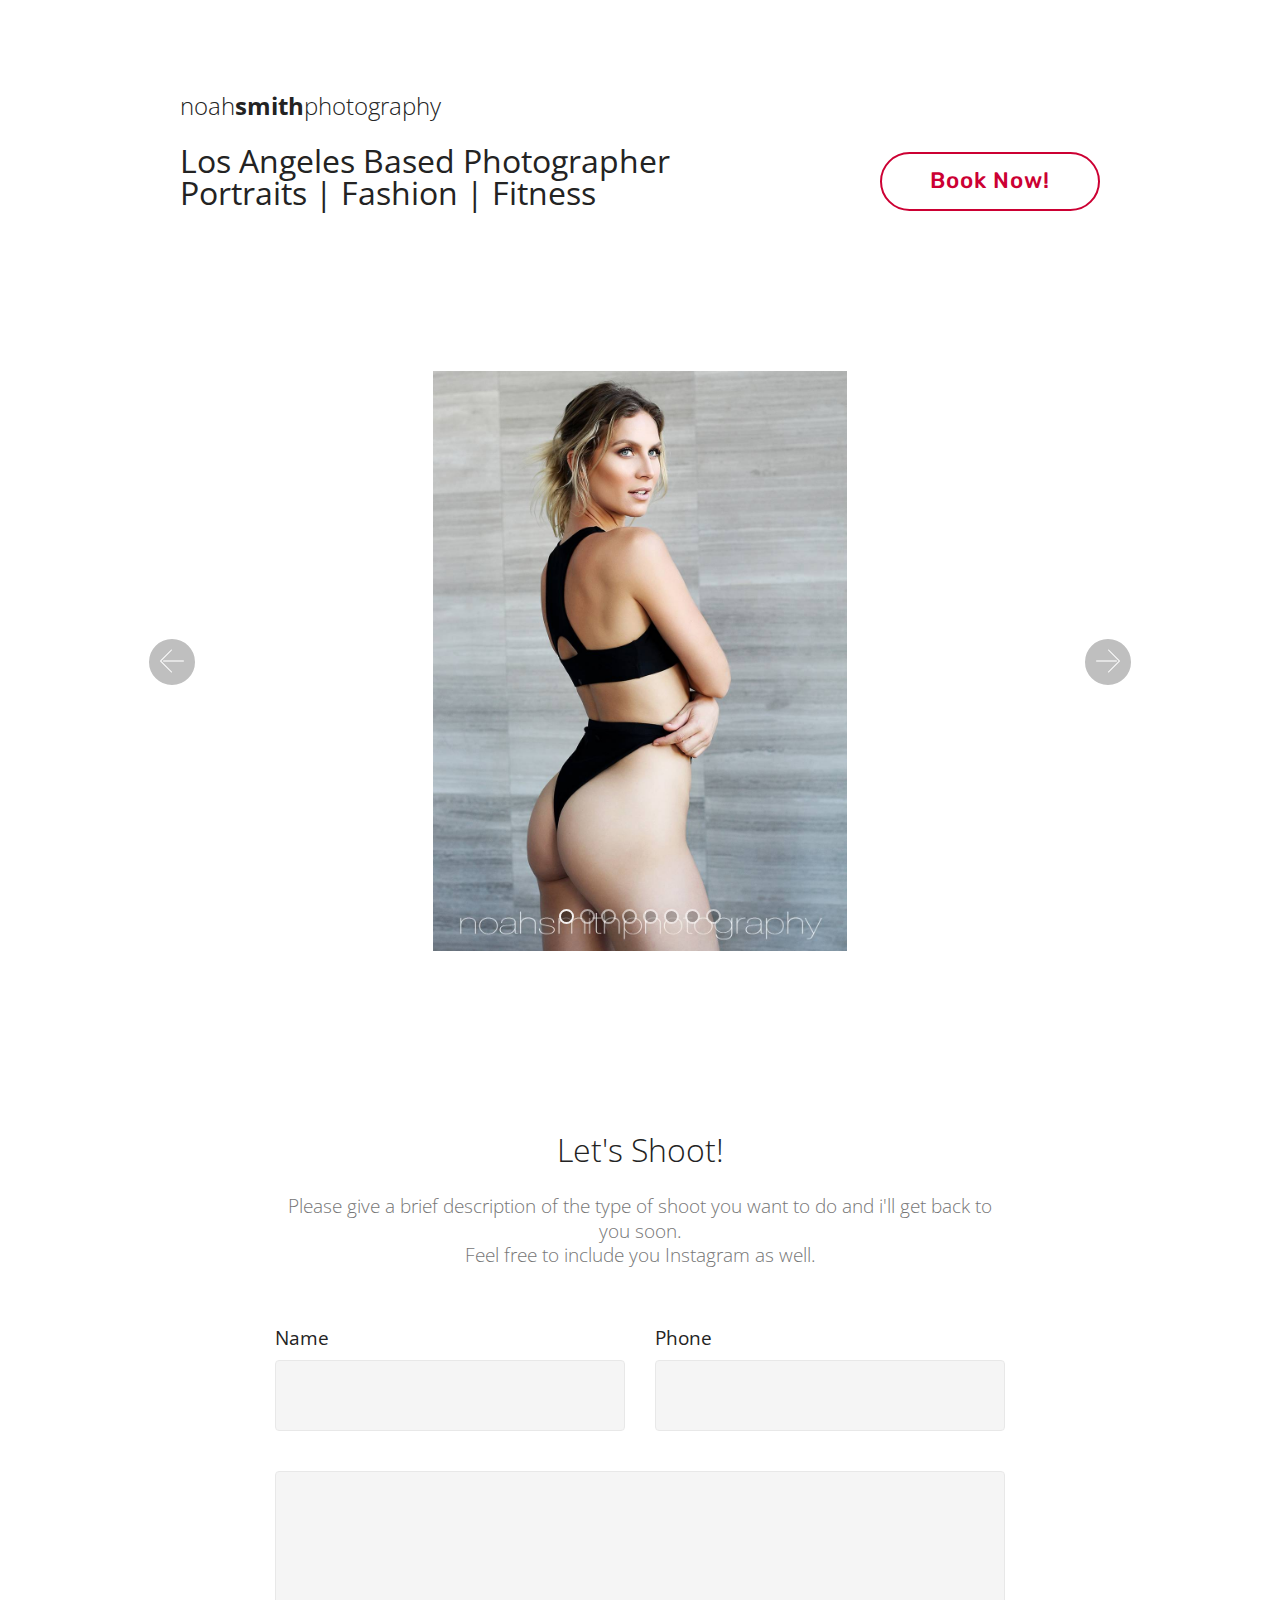
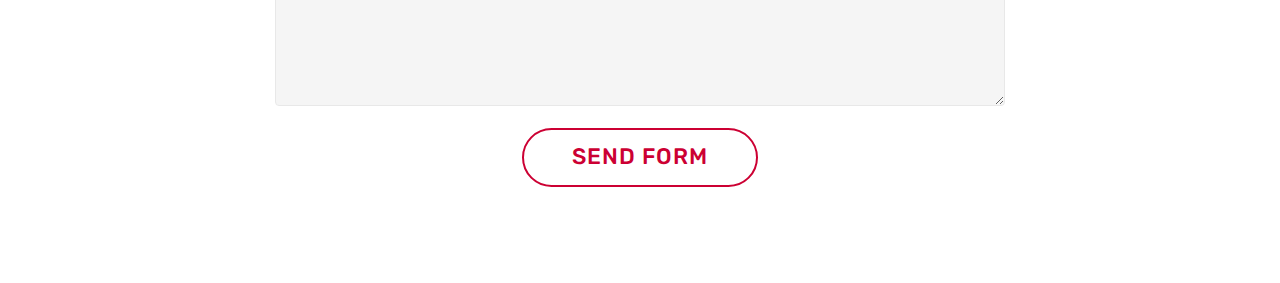
<file: index.html>
<!DOCTYPE html>
<html >
<head>
  <!-- Site made with Mobirise Website Builder v4.5.4, https://mobirise.com -->
  <meta charset="UTF-8">
  <meta http-equiv="X-UA-Compatible" content="IE=edge">
  <meta name="generator" content="Mobirise v4.5.4, mobirise.com">
  <meta name="viewport" content="width=device-width, initial-scale=1, minimum-scale=1">
  <link rel="shortcut icon" href="assets/images/logo4.png" type="image/x-icon">
  <meta name="description" content="">
  <title>Home</title>
  <link rel="stylesheet" href="assets/web/assets/mobirise-icons/mobirise-icons.css">
  <link rel="stylesheet" href="assets/tether/tether.min.css">
  <link rel="stylesheet" href="assets/bootstrap/css/bootstrap.min.css">
  <link rel="stylesheet" href="assets/bootstrap/css/bootstrap-grid.min.css">
  <link rel="stylesheet" href="assets/bootstrap/css/bootstrap-reboot.min.css">
  <link rel="stylesheet" href="assets/theme/css/style.css">
  <link rel="stylesheet" href="assets/mobirise/css/mbr-additional.css" type="text/css">
  
  
  
</head>
<body>
<section class="mbr-section info1 cid-qGFd9XvkRf" id="info1-w">

    

    
    <div class="container">
        <div class="row justify-content-center content-row">
            <div class="media-container-column title col-12 col-lg-7 col-md-6">
                <h3 class="mbr-section-subtitle align-left mbr-light pb-3 mbr-fonts-style display-5">
                    noah<strong>smith</strong>photography</h3>
                <h2 class="align-left mbr-bold mbr-fonts-style display-2"><span style="font-weight: normal;">
                    Los Angeles Based Photographer</span><br><span style="font-weight: normal;">Portraits | Fashion | Fitness<br></span><br><span style="font-weight: normal;"><br></span></h2>
            </div>
            <div class="media-container-column col-12 col-lg-3 col-md-4">
                <div class="mbr-section-btn align-right py-4"><a class="btn btn-secondary-outline display-4" href="index.html#form1-t">Book Now!</a></div>
            </div>
        </div>
    </div>
</section>

<section class="engine"><a href="https://mobirise.co/j">how to design your own website</a></section><section class="carousel slide cid-qGF6zY9lZR" data-interval="false" id="slider2-s">

    
    <div class="container content-slider">
        <div class="content-slider-wrap">
            <div><div class="mbr-slider slide carousel" data-pause="true" data-keyboard="false" data-ride="false" data-interval="false"><ol class="carousel-indicators"><li data-app-prevent-settings="" data-target="#slider2-s" class=" active" data-slide-to="0"></li><li data-app-prevent-settings="" data-target="#slider2-s" data-slide-to="1"></li><li data-app-prevent-settings="" data-target="#slider2-s" data-slide-to="2"></li><li data-app-prevent-settings="" data-target="#slider2-s" data-slide-to="3"></li><li data-app-prevent-settings="" data-target="#slider2-s" data-slide-to="4"></li><li data-app-prevent-settings="" data-target="#slider2-s" data-slide-to="5"></li><li data-app-prevent-settings="" data-target="#slider2-s" data-slide-to="6"></li><li data-app-prevent-settings="" data-target="#slider2-s" data-slide-to="7"></li></ol><div class="carousel-inner" role="listbox"><div class="carousel-item slider-fullscreen-image active" data-bg-video-slide="false" style="background-image: url(assets/images/noahsmith1-1000x1400.jpg);"><div class="container container-slide"><div class="image_wrapper"><img src="assets/images/noahsmith1-1000x1400.jpg"><div class="carousel-caption justify-content-center"><div class="col-10 align-center"></div></div></div></div></div><div class="carousel-item slider-fullscreen-image" data-bg-video-slide="false" style="background-image: url(assets/images/noahsmith2-1000x1400.jpg);"><div class="container container-slide"><div class="image_wrapper"><img src="assets/images/noahsmith2-1000x1400.jpg"><div class="carousel-caption justify-content-center"><div class="col-10 align-center"></div></div></div></div></div><div class="carousel-item slider-fullscreen-image" data-bg-video-slide="false" style="background-image: url(assets/images/noahsmith3-1000x1500.jpg);"><div class="container container-slide"><div class="image_wrapper"><img src="assets/images/noahsmith3-1000x1500.jpg"><div class="carousel-caption justify-content-center"><div class="col-10 align-center"></div></div></div></div></div><div class="carousel-item slider-fullscreen-image" data-bg-video-slide="false" style="background-image: url(assets/images/noahsmith4-1000x1400.jpg);"><div class="container container-slide"><div class="image_wrapper"><img src="assets/images/noahsmith4-1000x1400.jpg"><div class="carousel-caption justify-content-center"><div class="col-10 align-center"></div></div></div></div></div><div class="carousel-item slider-fullscreen-image" data-bg-video-slide="false" style="background-image: url(assets/images/img-500-2000x3000.jpg);"><div class="container container-slide"><div class="image_wrapper"><img src="assets/images/img-500-2000x3000.jpg"><div class="carousel-caption justify-content-center"><div class="col-10 align-center"></div></div></div></div></div><div class="carousel-item slider-fullscreen-image" data-bg-video-slide="false" style="background-image: url(assets/images/noahsmith5-1000x1400.jpg);"><div class="container container-slide"><div class="image_wrapper"><img src="assets/images/noahsmith5-1000x1400.jpg"><div class="carousel-caption justify-content-center"><div class="col-10 align-center"></div></div></div></div></div><div class="carousel-item slider-fullscreen-image" data-bg-video-slide="false" style="background-image: url(assets/images/pool-2000x3000.jpg);"><div class="container container-slide"><div class="image_wrapper"><img src="assets/images/pool-2000x3000.jpg"><div class="carousel-caption justify-content-center"><div class="col-10 align-center"></div></div></div></div></div><div class="carousel-item slider-fullscreen-image" data-bg-video-slide="false" style="background-image: url(assets/images/img-2255-2000x3000.jpg);"><div class="container container-slide"><div class="image_wrapper"><img src="assets/images/img-2255-2000x3000.jpg"><div class="carousel-caption justify-content-center"><div class="col-10 align-center"></div></div></div></div></div></div><a data-app-prevent-settings="" class="carousel-control carousel-control-prev" role="button" data-slide="prev" href="#slider2-s"><span aria-hidden="true" class="mbri-left mbr-iconfont"></span><span class="sr-only">Previous</span></a><a data-app-prevent-settings="" class="carousel-control carousel-control-next" role="button" data-slide="next" href="#slider2-s"><span aria-hidden="true" class="mbri-right mbr-iconfont"></span><span class="sr-only">Next</span></a></div></div> 
        </div>
    </div>
</section>

<section class="mbr-section form1 cid-qGF7QLW313" id="form1-t">

    

    
    <div class="container">
        <div class="row justify-content-center">
            <div class="title col-12 col-lg-8">
                <h2 class="mbr-section-title align-center pb-3 mbr-fonts-style display-2">
                    Let's Shoot!<br></h2>
                <h3 class="mbr-section-subtitle align-center mbr-light pb-3 mbr-fonts-style display-7">
                    Please give a brief description of the type of shoot you want to do and i'll get back to you soon.<br>Feel free to include you Instagram as well.</h3>
            </div>
        </div>
    </div>
    <div class="container">
        <div class="row justify-content-center">
            <div class="media-container-column col-lg-8" data-form-type="formoid">
                    <div data-form-alert="" hidden="">Thanks!
 I'll  be in contact soon!</div>
            
                    <form class="mbr-form" action="https://mobirise.com/" method="post" data-form-title="Mobirise Form"><input type="hidden" data-form-email="true" value="jNv8qev29lVFJcqPfUZWFRnZEBo7axYm8UgbmcUD2Ub93UGkN8KAD2xxXPEUPJ/abeRM/gBLICnq4lLwMXzKzeiBjfv6+jmV6xxgQeo6X6GVZdSuDqG4A498ApFjDkw4">
                        <div class="row row-sm-offset">
                            <div class="col-md-4 multi-horizontal" data-for="name">
                                <div class="form-group">
                                    <label class="form-control-label mbr-fonts-style display-7" for="name-form1-t">Name</label>
                                    <input type="text" class="form-control" name="name" data-form-field="Name" required="" id="name-form1-t">
                                </div>
                            </div>
                            
                            <div class="col-md-4 multi-horizontal" data-for="phone">
                                <div class="form-group">
                                    <label class="form-control-label mbr-fonts-style display-7" for="phone-form1-t">Phone</label>
                                    <input type="tel" class="form-control" name="phone" data-form-field="Phone" id="phone-form1-t">
                                </div>
                            </div>
                        </div>
                        <div class="form-group" data-for="message">
                            <label class="form-control-label mbr-fonts-style display-7" for="message-form1-t"></label>
                            <textarea type="text" class="form-control" name="message" rows="7" data-form-field="Message" id="message-form1-t"></textarea>
                        </div>
            
                        <span class="input-group-btn"><button href="" type="submit" class="btn btn-form btn-secondary-outline display-4">SEND FORM</button></span>
                    </form>
            </div>
        </div>
    </div>
</section>


  <script src="assets/web/assets/jquery/jquery.min.js"></script>
  <script src="assets/popper/popper.min.js"></script>
  <script src="assets/tether/tether.min.js"></script>
  <script src="assets/bootstrap/js/bootstrap.min.js"></script>
  <script src="assets/smoothscroll/smooth-scroll.js"></script>
  <script src="assets/vimeoplayer/jquery.mb.vimeo_player.js"></script>
  <script src="assets/bootstrapcarouselswipe/bootstrap-carousel-swipe.js"></script>
  <script src="assets/ytplayer/jquery.mb.ytplayer.min.js"></script>
  <script src="assets/theme/js/script.js"></script>
  <script src="assets/slidervideo/script.js"></script>
  <script src="assets/formoid/formoid.min.js"></script>
  
  
</body>
</html>
</file>
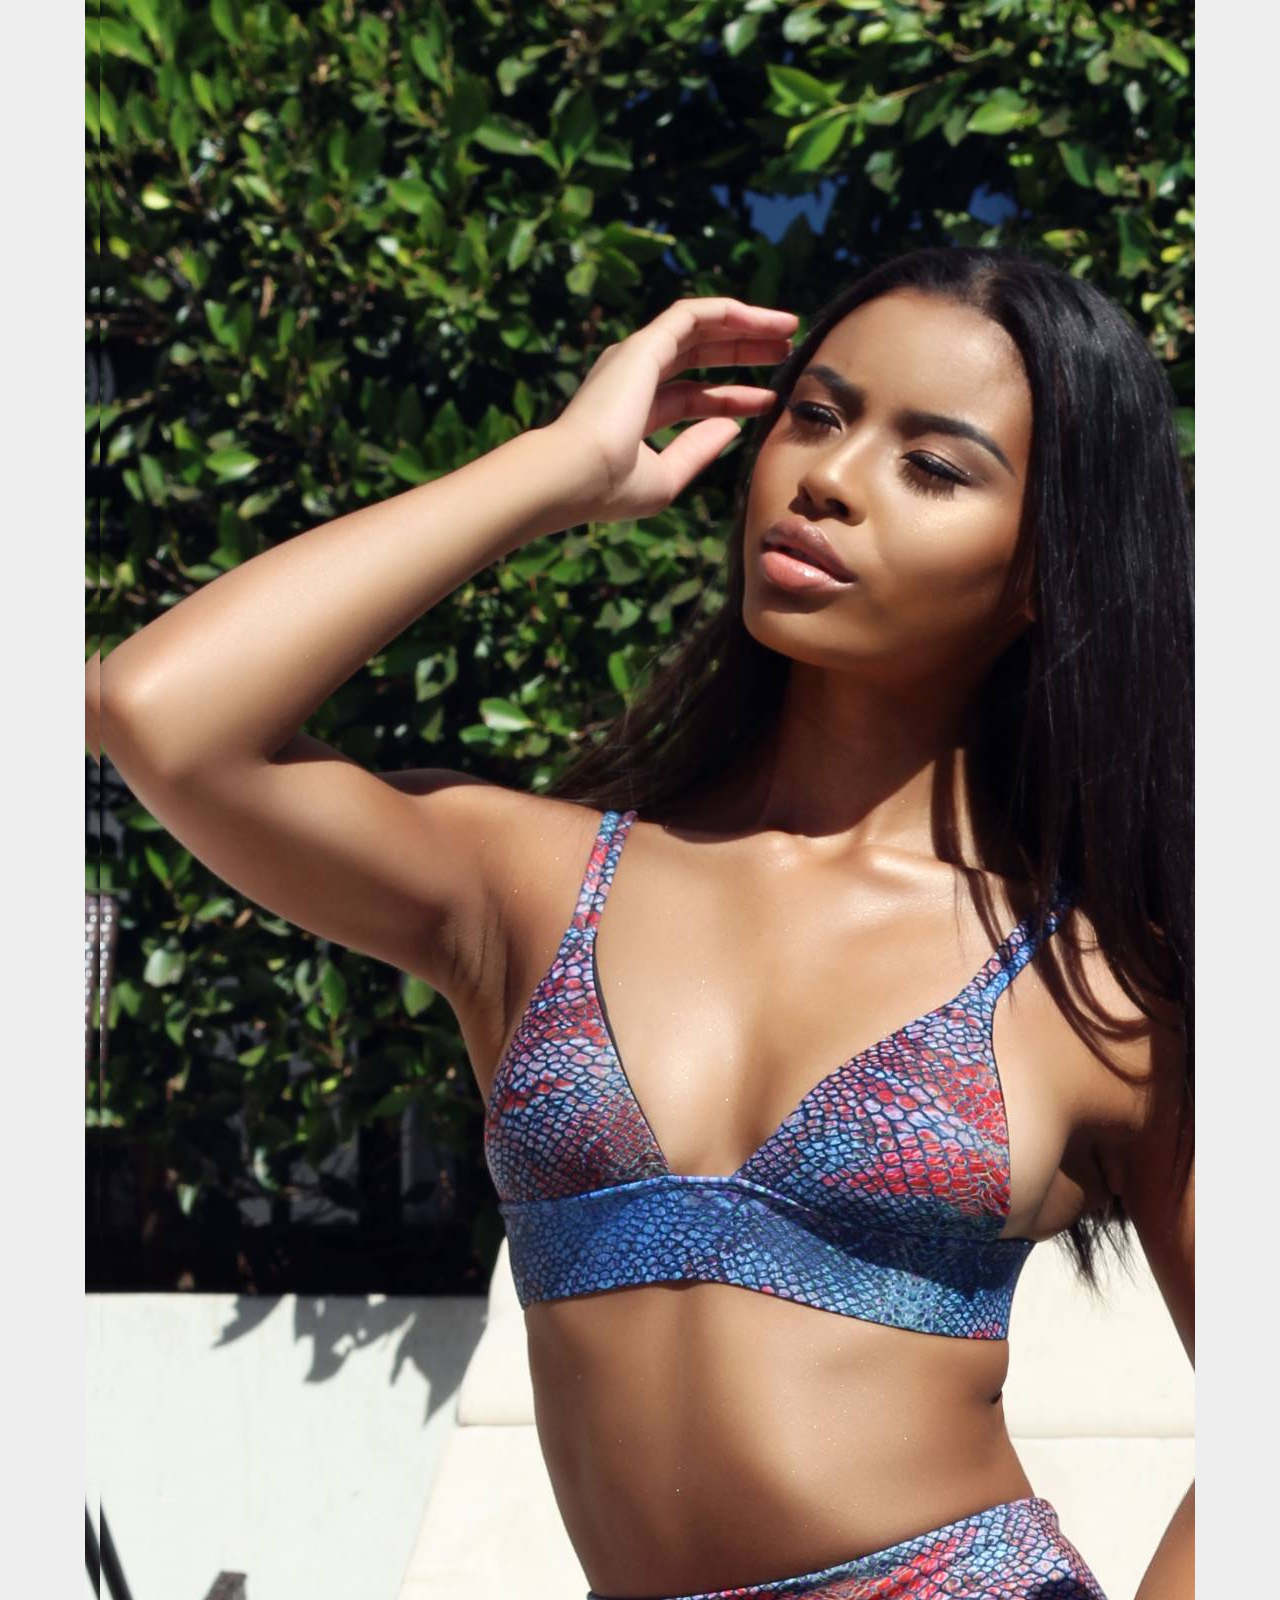
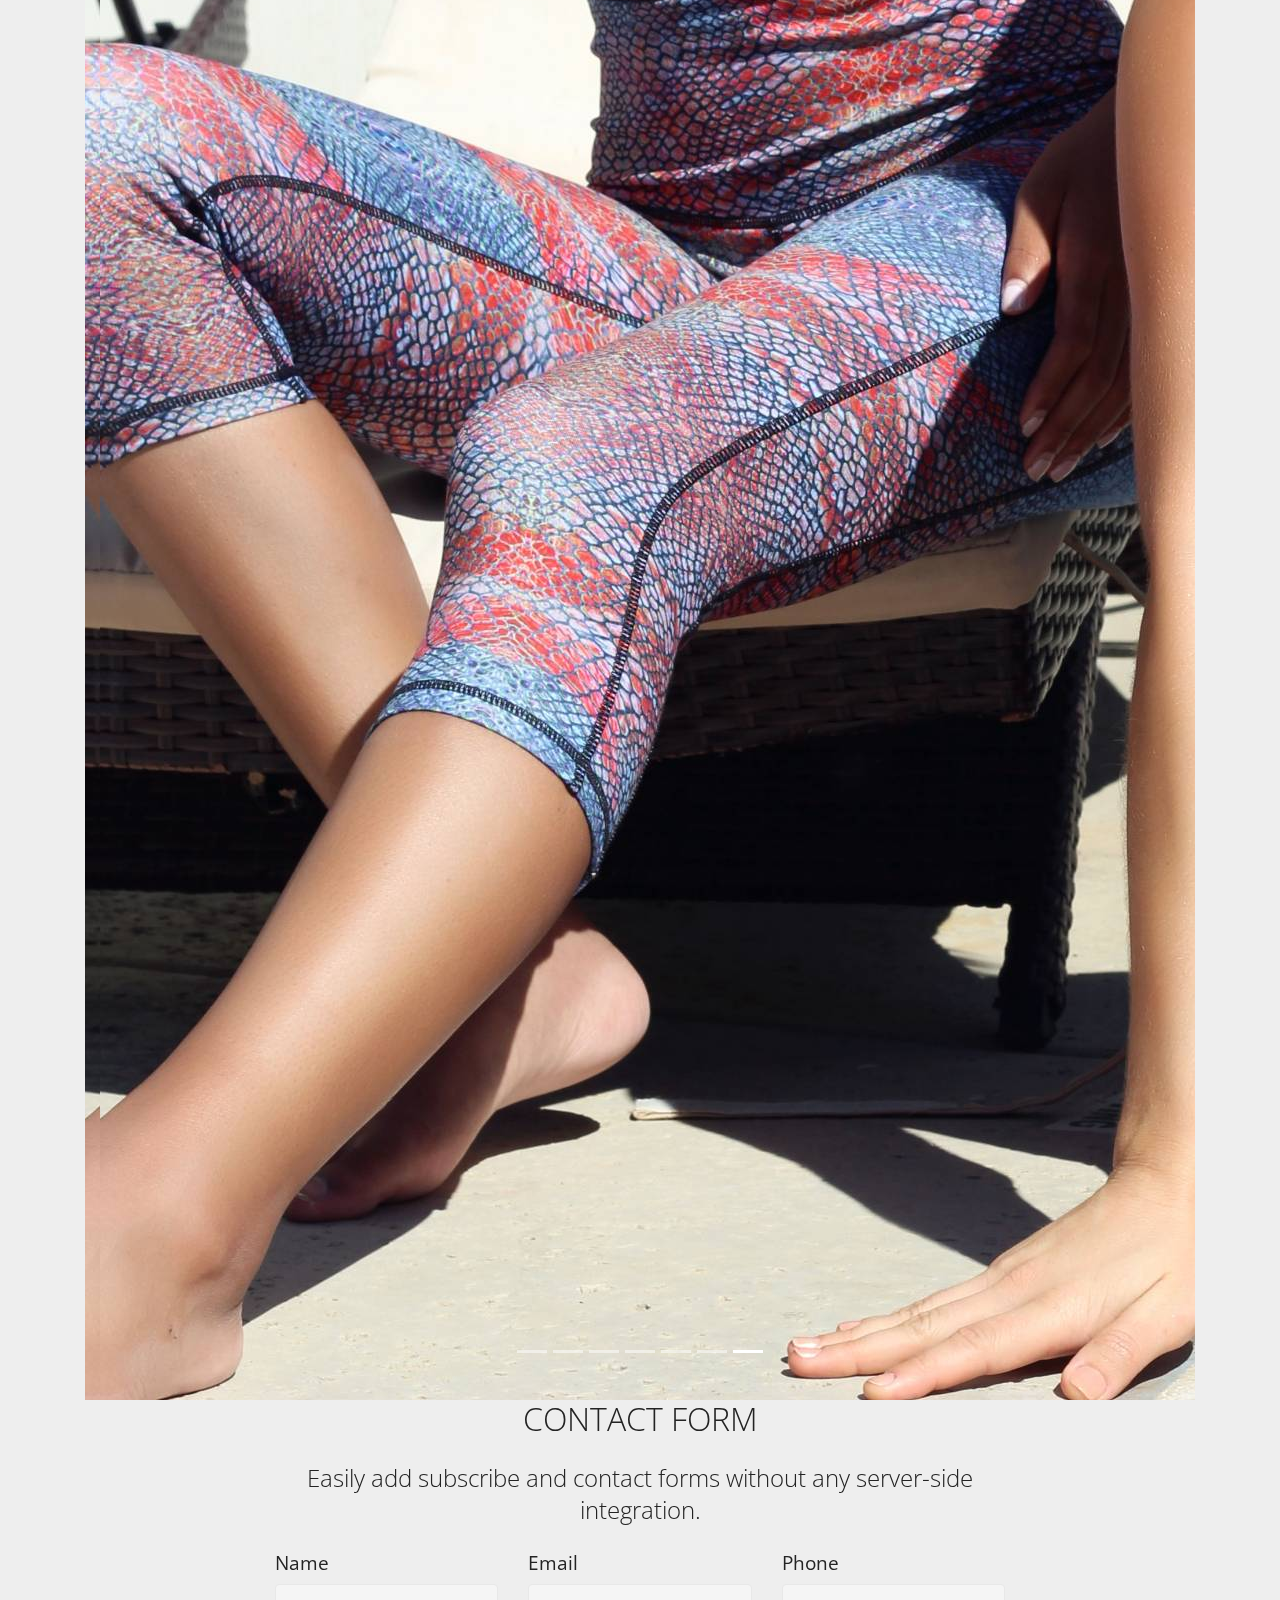
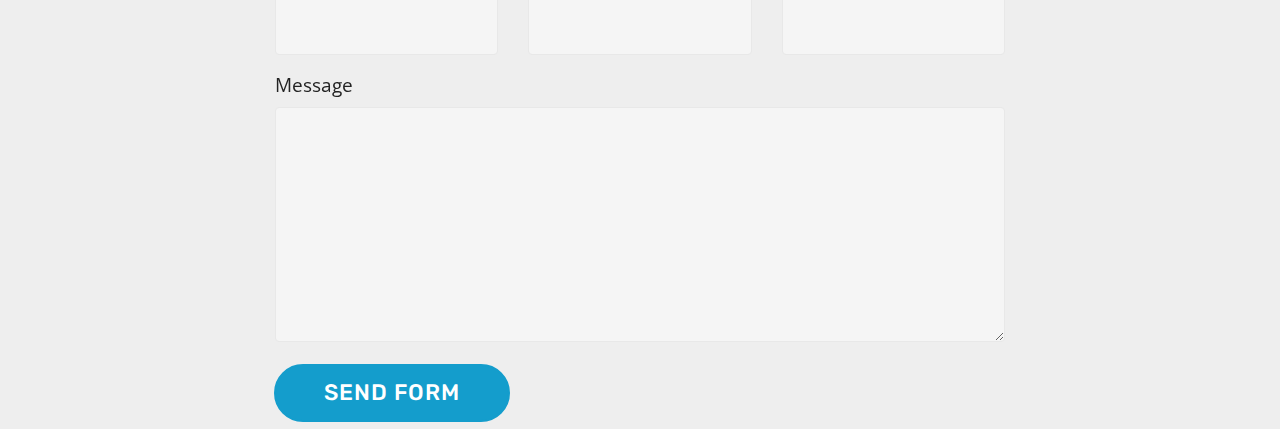
<file: page1index.html>
<!DOCTYPE html>
<html >
<head>
  <!-- Site made with Mobirise Website Builder v4.5.4, https://mobirise.com -->
  <meta charset="UTF-8">
  <meta http-equiv="X-UA-Compatible" content="IE=edge">
  <meta name="generator" content="Mobirise v4.5.4, mobirise.com">
  <meta name="viewport" content="width=device-width, initial-scale=1, minimum-scale=1">
  <link rel="shortcut icon" href="assets/images/logo4.png" type="image/x-icon">
  <meta name="description" content="Web Site Generator Description">
  <title>Gallery</title>
  <link rel="stylesheet" href="assets/web/assets/mobirise-icons/mobirise-icons.css">
  <link rel="stylesheet" href="assets/tether/tether.min.css">
  <link rel="stylesheet" href="assets/bootstrap/css/bootstrap.min.css">
  <link rel="stylesheet" href="assets/bootstrap/css/bootstrap-grid.min.css">
  <link rel="stylesheet" href="assets/bootstrap/css/bootstrap-reboot.min.css">
  <link rel="stylesheet" href="assets/theme/css/style.css">
  <link rel="stylesheet" href="assets/mobirise/css/mbr-additional.css" type="text/css">
  
  
  
</head>
<body>
<section class="carousel slide cid-qGEMLTP8JS" data-interval="false" id="slider2-l">

    
    <div class="container content-slider">
        <div class="content-slider-wrap">
            <div><div class="mbr-slider slide carousel" data-pause="true" data-keyboard="false" data-ride="false" data-interval="false"><ol class="carousel-indicators"><li data-app-prevent-settings="" data-target="#slider2-l" data-slide-to="0"></li><li data-app-prevent-settings="" data-target="#slider2-l" data-slide-to="1"></li><li data-app-prevent-settings="" data-target="#slider2-l" data-slide-to="2"></li><li data-app-prevent-settings="" data-target="#slider2-l" data-slide-to="3"></li><li data-app-prevent-settings="" data-target="#slider2-l" data-slide-to="4"></li><li data-app-prevent-settings="" data-target="#slider2-l" data-slide-to="5"></li><li data-app-prevent-settings="" data-target="#slider2-l" class=" active" data-slide-to="6"></li></ol><div class="carousel-inner" role="listbox"><div class="carousel-item slider-fullscreen-image" data-bg-video-slide="false" style="background-image: url(assets/images/noahsmith1-1000x1400.jpg);"><div class="container container-slide"><div class="image_wrapper"><img src="assets/images/noahsmith1-1000x1400.jpg"><div class="carousel-caption justify-content-center"><div class="col-10 align-center"></div></div></div></div></div><div class="carousel-item slider-fullscreen-image" data-bg-video-slide="false" style="background-image: url(assets/images/noahsmith3-1000x1500.jpg);"><div class="container container-slide"><div class="image_wrapper"><img src="assets/images/noahsmith3-1000x1500.jpg"><div class="carousel-caption justify-content-center"><div class="col-10 align-center"></div></div></div></div></div><div class="carousel-item slider-fullscreen-image" data-bg-video-slide="false" style="background-image: url(assets/images/noahsmith4-1000x1400.jpg);"><div class="container container-slide"><div class="image_wrapper"><img src="assets/images/noahsmith4-1000x1400.jpg"><div class="carousel-caption justify-content-center"><div class="col-10 align-center"></div></div></div></div></div><div class="carousel-item slider-fullscreen-image" data-bg-video-slide="false" style="background-image: url(assets/images/noahsmith2-1000x1400.jpg);"><div class="container container-slide"><div class="image_wrapper"><img src="assets/images/noahsmith2-1000x1400.jpg"><div class="carousel-caption justify-content-center"><div class="col-10 align-center"></div></div></div></div></div><div class="carousel-item slider-fullscreen-image" data-bg-video-slide="false" style="background-image: url(assets/images/noahsmith5-1000x1400.jpg);"><div class="container container-slide"><div class="image_wrapper"><img src="assets/images/noahsmith5-1000x1400.jpg"><div class="carousel-caption justify-content-center"><div class="col-10 align-center"></div></div></div></div></div><div class="carousel-item slider-fullscreen-image" data-bg-video-slide="false" style="background-image: url(assets/images/sunsweat7-2000x3000.jpg);"><div class="container container-slide"><div class="image_wrapper"><img src="assets/images/sunsweat7-2000x3000.jpg"><div class="carousel-caption justify-content-center"><div class="col-10 align-center"></div></div></div></div></div><div class="carousel-item slider-fullscreen-image active" data-bg-video-slide="false" style="background-image: url(assets/images/img-500-2000x3000.jpg);"><div class="container container-slide"><div class="image_wrapper"><img src="assets/images/img-500-2000x3000.jpg"><div class="carousel-caption justify-content-center"><div class="col-10 align-center"></div></div></div></div></div></div><a data-app-prevent-settings="" class="carousel-control carousel-control-prev" role="button" data-slide="prev" href="#slider2-l"><span aria-hidden="true" class="mbri-left mbr-iconfont"></span><span class="sr-only">Previous</span></a><a data-app-prevent-settings="" class="carousel-control carousel-control-next" role="button" data-slide="next" href="#slider2-l"><span aria-hidden="true" class="mbri-right mbr-iconfont"></span><span class="sr-only">Next</span></a></div></div> 
        </div>
    </div>
</section>

<section class="engine"><a href="https://mobirise.co/g">how to create your own website for free</a></section><section class="mbr-section form1 cid-qGEZIqAbq8" id="form1-n">

    

    
    <div class="container">
        <div class="row justify-content-center">
            <div class="title col-12 col-lg-8">
                <h2 class="mbr-section-title align-center pb-3 mbr-fonts-style display-2">
                    CONTACT FORM
                </h2>
                <h3 class="mbr-section-subtitle align-center mbr-light pb-3 mbr-fonts-style display-5">
                    Easily add subscribe and contact forms without any server-side integration.
                </h3>
            </div>
        </div>
    </div>
    <div class="container">
        <div class="row justify-content-center">
            <div class="media-container-column col-lg-8" data-form-type="formoid">
                    
            
                    <form class="mbr-form" action="https://mobirise.com/" method="post">
                        <div class="row row-sm-offset">
                            <div class="col-md-4 multi-horizontal" data-for="name">
                                <div class="form-group">
                                    <label class="form-control-label mbr-fonts-style display-7" for="name-form1-n">Name</label>
                                    <input type="text" class="form-control" name="name" data-form-field="Name" required="" id="name-form1-n">
                                </div>
                            </div>
                            <div class="col-md-4 multi-horizontal" data-for="email">
                                <div class="form-group">
                                    <label class="form-control-label mbr-fonts-style display-7" for="email-form1-n">Email</label>
                                    <input type="email" class="form-control" name="email" data-form-field="Email" required="" id="email-form1-n">
                                </div>
                            </div>
                            <div class="col-md-4 multi-horizontal" data-for="phone">
                                <div class="form-group">
                                    <label class="form-control-label mbr-fonts-style display-7" for="phone-form1-n">Phone</label>
                                    <input type="tel" class="form-control" name="phone" data-form-field="Phone" id="phone-form1-n">
                                </div>
                            </div>
                        </div>
                        <div class="form-group" data-for="message">
                            <label class="form-control-label mbr-fonts-style display-7" for="message-form1-n">Message</label>
                            <textarea type="text" class="form-control" name="message" rows="7" data-form-field="Message" id="message-form1-n"></textarea>
                        </div>
            
                        <span class="input-group-btn">
                            <button href="" type="submit" class="btn btn-primary btn-form display-4">SEND FORM</button>
                        </span>
                    </form>
            </div>
        </div>
    </div>
</section>


  <script src="assets/web/assets/jquery/jquery.min.js"></script>
  <script src="assets/popper/popper.min.js"></script>
  <script src="assets/tether/tether.min.js"></script>
  <script src="assets/bootstrap/js/bootstrap.min.js"></script>
  <script src="assets/ytplayer/jquery.mb.ytplayer.min.js"></script>
  <script src="assets/vimeoplayer/jquery.mb.vimeo_player.js"></script>
  <script src="assets/bootstrapcarouselswipe/bootstrap-carousel-swipe.js"></script>
  <script src="assets/smoothscroll/smooth-scroll.js"></script>
  <script src="assets/theme/js/script.js"></script>
  <script src="assets/slidervideo/script.js"></script>
  
  
</body>
</html>
</file>
<file: assets/web/assets/mobirise-icons/mobirise-icons.css>
@font-face {
  font-family: 'MobiriseIcons';
  src:  url('mobirise-icons.eot?spat4u');
  src:  url('mobirise-icons.eot?spat4u#iefix') format('embedded-opentype'),
    url('mobirise-icons.ttf?spat4u') format('truetype'),
    url('mobirise-icons.woff?spat4u') format('woff'),
    url('mobirise-icons.svg?spat4u#MobiriseIcons') format('svg');
  font-weight: normal;
  font-style: normal;
}

[class^="mbri-"], [class*=" mbri-"] {
  /* use !important to prevent issues with browser extensions that change fonts */
  font-family: MobiriseIcons !important;
  speak: none;
  font-style: normal;
  font-weight: normal;
  font-variant: normal;
  text-transform: none;
  line-height: 1;

  /* Better Font Rendering =========== */
  -webkit-font-smoothing: antialiased;
  -moz-osx-font-smoothing: grayscale;
}

.mbri-add-submenu:before {
  content: "\e900";
}
.mbri-alert:before {
  content: "\e901";
}
.mbri-align-center:before {
  content: "\e902";
}
.mbri-align-justify:before {
  content: "\e903";
}
.mbri-align-left:before {
  content: "\e904";
}
.mbri-align-right:before {
  content: "\e905";
}
.mbri-android:before {
  content: "\e906";
}
.mbri-apple:before {
  content: "\e907";
}
.mbri-arrow-down:before {
  content: "\e908";
}
.mbri-arrow-next:before {
  content: "\e909";
}
.mbri-arrow-prev:before {
  content: "\e90a";
}
.mbri-arrow-up:before {
  content: "\e90b";
}
.mbri-bold:before {
  content: "\e90c";
}
.mbri-bookmark:before {
  content: "\e90d";
}
.mbri-bootstrap:before {
  content: "\e90e";
}
.mbri-briefcase:before {
  content: "\e90f";
}
.mbri-browse:before {
  content: "\e910";
}
.mbri-bulleted-list:before {
  content: "\e911";
}
.mbri-calendar:before {
  content: "\e912";
}
.mbri-camera:before {
  content: "\e913";
}
.mbri-cart-add:before {
  content: "\e914";
}
.mbri-cart-full:before {
  content: "\e915";
}
.mbri-cash:before {
  content: "\e916";
}
.mbri-change-style:before {
  content: "\e917";
}
.mbri-chat:before {
  content: "\e918";
}
.mbri-clock:before {
  content: "\e919";
}
.mbri-close:before {
  content: "\e91a";
}
.mbri-cloud:before {
  content: "\e91b";
}
.mbri-code:before {
  content: "\e91c";
}
.mbri-contact-form:before {
  content: "\e91d";
}
.mbri-credit-card:before {
  content: "\e91e";
}
.mbri-cursor-click:before {
  content: "\e91f";
}
.mbri-cust-feedback:before {
  content: "\e920";
}
.mbri-database:before {
  content: "\e921";
}
.mbri-delivery:before {
  content: "\e922";
}
.mbri-desktop:before {
  content: "\e923";
}
.mbri-devices:before {
  content: "\e924";
}
.mbri-down:before {
  content: "\e925";
}
.mbri-download:before {
  content: "\e989";
}
.mbri-drag-n-drop:before {
  content: "\e927";
}
.mbri-drag-n-drop2:before {
  content: "\e928";
}
.mbri-edit:before {
  content: "\e929";
}
.mbri-edit2:before {
  content: "\e92a";
}
.mbri-error:before {
  content: "\e92b";
}
.mbri-extension:before {
  content: "\e92c";
}
.mbri-features:before {
  content: "\e92d";
}
.mbri-file:before {
  content: "\e92e";
}
.mbri-flag:before {
  content: "\e92f";
}
.mbri-folder:before {
  content: "\e930";
}
.mbri-gift:before {
  content: "\e931";
}
.mbri-github:before {
  content: "\e932";
}
.mbri-globe:before {
  content: "\e933";
}
.mbri-globe-2:before {
  content: "\e934";
}
.mbri-growing-chart:before {
  content: "\e935";
}
.mbri-hearth:before {
  content: "\e936";
}
.mbri-help:before {
  content: "\e937";
}
.mbri-home:before {
  content: "\e938";
}
.mbri-hot-cup:before {
  content: "\e939";
}
.mbri-idea:before {
  content: "\e93a";
}
.mbri-image-gallery:before {
  content: "\e93b";
}
.mbri-image-slider:before {
  content: "\e93c";
}
.mbri-info:before {
  content: "\e93d";
}
.mbri-italic:before {
  content: "\e93e";
}
.mbri-key:before {
  content: "\e93f";
}
.mbri-laptop:before {
  content: "\e940";
}
.mbri-layers:before {
  content: "\e941";
}
.mbri-left-right:before {
  content: "\e942";
}
.mbri-left:before {
  content: "\e943";
}
.mbri-letter:before {
  content: "\e944";
}
.mbri-like:before {
  content: "\e945";
}
.mbri-link:before {
  content: "\e946";
}
.mbri-lock:before {
  content: "\e947";
}
.mbri-login:before {
  content: "\e948";
}
.mbri-logout:before {
  content: "\e949";
}
.mbri-magic-stick:before {
  content: "\e94a";
}
.mbri-map-pin:before {
  content: "\e94b";
}
.mbri-menu:before {
  content: "\e94c";
}
.mbri-mobile:before {
  content: "\e94d";
}
.mbri-mobile2:before {
  content: "\e94e";
}
.mbri-mobirise:before {
  content: "\e94f";
}
.mbri-more-horizontal:before {
  content: "\e950";
}
.mbri-more-vertical:before {
  content: "\e951";
}
.mbri-music:before {
  content: "\e952";
}
.mbri-new-file:before {
  content: "\e953";
}
.mbri-numbered-list:before {
  content: "\e954";
}
.mbri-opened-folder:before {
  content: "\e955";
}
.mbri-pages:before {
  content: "\e956";
}
.mbri-paper-plane:before {
  content: "\e957";
}
.mbri-paperclip:before {
  content: "\e958";
}
.mbri-photo:before {
  content: "\e959";
}
.mbri-photos:before {
  content: "\e95a";
}
.mbri-pin:before {
  content: "\e95b";
}
.mbri-play:before {
  content: "\e95c";
}
.mbri-plus:before {
  content: "\e95d";
}
.mbri-preview:before {
  content: "\e95e";
}
.mbri-print:before {
  content: "\e95f";
}
.mbri-protect:before {
  content: "\e960";
}
.mbri-question:before {
  content: "\e961";
}
.mbri-quote-left:before {
  content: "\e962";
}
.mbri-quote-right:before {
  content: "\e963";
}
.mbri-refresh:before {
  content: "\e964";
}
.mbri-responsive:before {
  content: "\e965";
}
.mbri-right:before {
  content: "\e966";
}
.mbri-rocket:before {
  content: "\e967";
}
.mbri-sad-face:before {
  content: "\e968";
}
.mbri-sale:before {
  content: "\e969";
}
.mbri-save:before {
  content: "\e96a";
}
.mbri-search:before {
  content: "\e96b";
}
.mbri-setting:before {
  content: "\e96c";
}
.mbri-setting2:before {
  content: "\e96d";
}
.mbri-setting3:before {
  content: "\e96e";
}
.mbri-share:before {
  content: "\e96f";
}
.mbri-shopping-bag:before {
  content: "\e970";
}
.mbri-shopping-basket:before {
  content: "\e971";
}
.mbri-shopping-cart:before {
  content: "\e972";
}
.mbri-sites:before {
  content: "\e973";
}
.mbri-smile-face:before {
  content: "\e974";
}
.mbri-speed:before {
  content: "\e975";
}
.mbri-star:before {
  content: "\e976";
}
.mbri-success:before {
  content: "\e977";
}
.mbri-sun:before {
  content: "\e978";
}
.mbri-sun2:before {
  content: "\e979";
}
.mbri-tablet:before {
  content: "\e97a";
}
.mbri-tablet-vertical:before {
  content: "\e97b";
}
.mbri-target:before {
  content: "\e97c";
}
.mbri-timer:before {
  content: "\e97d";
}
.mbri-to-ftp:before {
  content: "\e97e";
}
.mbri-to-local-drive:before {
  content: "\e97f";
}
.mbri-touch-swipe:before {
  content: "\e980";
}
.mbri-touch:before {
  content: "\e981";
}
.mbri-trash:before {
  content: "\e982";
}
.mbri-underline:before {
  content: "\e983";
}
.mbri-unlink:before {
  content: "\e984";
}
.mbri-unlock:before {
  content: "\e985";
}
.mbri-up-down:before {
  content: "\e986";
}
.mbri-up:before {
  content: "\e987";
}
.mbri-update:before {
  content: "\e988";
}
.mbri-upload:before {
 content: "\e926"; 
}
.mbri-user:before {
  content: "\e98a";
}
.mbri-user2:before {
  content: "\e98b";
}
.mbri-users:before {
  content: "\e98c";
}
.mbri-video:before {
  content: "\e98d";
}
.mbri-video-play:before {
  content: "\e98e";
}
.mbri-watch:before {
  content: "\e98f";
}
.mbri-website-theme:before {
  content: "\e990";
}
.mbri-wifi:before {
  content: "\e991";
}
.mbri-windows:before {
  content: "\e992";
}
.mbri-zoom-out:before {
  content: "\e993";
}
.mbri-redo:before {
  content: "\e994";
}
.mbri-undo:before {
  content: "\e995";
}
</file>
<file: assets/theme/css/style.css>
/*!
 * Mobirise v4 theme (https://mobirise.com/)
 * Copyright 2017 Mobirise
 */
section {
  background-color: #eeeeee; }

section,
.container,
.container-fluid {
  position: relative;
  word-wrap: break-word; }

a.mbr-iconfont:hover {
  text-decoration: none; }

.article .lead p, .article .lead ul, .article .lead ol, .article .lead pre, .article .lead blockquote {
  margin-bottom: 0; }

a {
  font-style: normal;
  font-weight: 400;
  cursor: pointer; }
  a, a:hover {
    text-decoration: none; }

figure {
  margin-bottom: 0; }

body {
  color: #232323; }

h1, h2, h3, h4, h5, h6,
.h1, .h2, .h3, .h4, .h5, .h6,
.display-1, .display-2, .display-3, .display-4 {
  line-height: 1;
  word-break: break-word;
  word-wrap: break-word; }

b, strong {
  font-weight: bold; }

blockquote {
  padding: 10px 0 10px 20px;
  position: relative;
  border-left: 2px solid;
  border-color: #ff3366; }

input:-webkit-autofill, input:-webkit-autofill:hover, input:-webkit-autofill:focus, input:-webkit-autofill:active {
  transition-delay: 9999s;
  transition-property: background-color, color; }

textarea[type="hidden"] {
  display: none; }

body {
  position: relative; }

section {
  background-position: 50% 50%;
  background-repeat: no-repeat;
  background-size: cover; }
  section .mbr-background-video,
  section .mbr-background-video-preview {
    position: absolute;
    bottom: 0;
    left: 0;
    right: 0;
    top: 0; }

.hidden {
  visibility: hidden; }

.mbr-z-index20 {
  z-index: 20; }

/*! Base colors */
.mbr-white {
  color: #ffffff; }

.mbr-black {
  color: #000000; }

.mbr-bg-white {
  background-color: #ffffff; }

.mbr-bg-black {
  background-color: #000000; }

/*! Text-aligns */
.align-left {
  text-align: left; }

.align-center {
  text-align: center; }

.align-right {
  text-align: right; }

@media (max-width: 767px) {
  .align-left, .align-center, .align-right, .mbr-section-btn, .mbr-section-title {
    text-align: center; } }
/*! Font-weight  */
.mbr-light {
  font-weight: 300; }

.mbr-regular {
  font-weight: 400; }

.mbr-semibold {
  font-weight: 500; }

.mbr-bold {
  font-weight: 700; }

/*! Media  */
.media-size-item {
  -webkit-flex: 1 1 auto;
  -moz-flex: 1 1 auto;
  -ms-flex: 1 1 auto;
  -o-flex: 1 1 auto;
  flex: 1 1 auto; }

.media-content {
  -webkit-flex-basis: 100%;
  flex-basis: 100%; }

.media-container-row {
  display: -ms-flexbox;
  display: -webkit-flex;
  display: flex;
  -webkit-flex-direction: row;
  -ms-flex-direction: row;
  flex-direction: row;
  -webkit-flex-wrap: wrap;
  -ms-flex-wrap: wrap;
  flex-wrap: wrap;
  -webkit-justify-content: center;
  -ms-flex-pack: center;
  justify-content: center;
  -webkit-align-content: center;
  -ms-flex-line-pack: center;
  align-content: center;
  -webkit-align-items: start;
  -ms-flex-align: start;
  align-items: start; }
  .media-container-row .media-size-item {
    width: 400px; }

.media-container-column {
  display: -ms-flexbox;
  display: -webkit-flex;
  display: flex;
  -webkit-flex-direction: column;
  -ms-flex-direction: column;
  flex-direction: column;
  -webkit-flex-wrap: wrap;
  -ms-flex-wrap: wrap;
  flex-wrap: wrap;
  -webkit-justify-content: center;
  -ms-flex-pack: center;
  justify-content: center;
  -webkit-align-content: center;
  -ms-flex-line-pack: center;
  align-content: center;
  -webkit-align-items: stretch;
  -ms-flex-align: stretch;
  align-items: stretch; }
  .media-container-column > * {
    width: 100%; }

@media (min-width: 992px) {
  .media-container-row {
    -webkit-flex-wrap: nowrap;
    -ms-flex-wrap: nowrap;
    flex-wrap: nowrap; } }
figure {
  overflow: hidden; }

figure[mbr-media-size] {
  transition: width 0.1s; }

.mbr-figure img, .mbr-figure iframe {
  display: block;
  width: 100%; }

.card {
  background-color: transparent;
  border: none; }

.card-img {
  text-align: center;
  flex-shrink: 0; }

.media {
  max-width: 100%;
  margin: 0 auto; }

.mbr-figure {
  -ms-flex-item-align: center;
  -ms-grid-row-align: center;
  -webkit-align-self: center;
  align-self: center; }

.media-container > div {
  max-width: 100%; }

.mbr-figure img, .card-img img {
  width: 100%; }

@media (max-width: 991px) {
  .media-size-item {
    width: auto !important; }

  .media {
    width: auto; }

  .mbr-figure {
    width: 100% !important; } }
/*! Buttons */
.mbr-section-btn {
  margin-left: -.25rem;
  margin-right: -.25rem;
  font-size: 0; }

nav .mbr-section-btn {
  margin-left: 0rem;
  margin-right: 0rem; }

/*! Btn icon margin */
.btn .mbr-iconfont, .btn.btn-sm .mbr-iconfont {
  cursor: pointer;
  margin-right: 0.5rem; }

.btn.btn-md .mbr-iconfont, .btn.btn-md .mbr-iconfont {
  margin-right: 0.8rem; }

.mbr-regular {
  font-weight: 400; }

.mbr-semibold {
  font-weight: 500; }

.mbr-bold {
  font-weight: 700; }

[type="submit"] {
  -webkit-appearance: none; }

/*! Full-screen */
.mbr-fullscreen .mbr-overlay {
  min-height: 100vh; }

.mbr-fullscreen {
  display: flex;
  display: -webkit-flex;
  display: -moz-flex;
  display: -ms-flex;
  display: -o-flex;
  align-items: center;
  -webkit-align-items: center;
  min-height: 100vh;
  padding-top: 3rem;
  padding-bottom: 3rem; }

/*! Map */
.map {
  height: 25rem;
  position: relative; }
  .map iframe {
    width: 100%;
    height: 100%; }

/* Form */
.form-asterisk {
  font-family: initial;
  position: absolute;
  top: -2px;
  font-weight: normal; }

/*! Scroll to top arrow */
.mbr-arrow-up {
  bottom: 25px;
  right: 90px;
  position: fixed;
  text-align: right;
  z-index: 5000;
  color: #ffffff;
  font-size: 32px;
  transform: rotate(180deg);
  -webkit-transform: rotate(180deg); }

.mbr-arrow-up a {
  background: rgba(0, 0, 0, 0.2);
  border-radius: 3px;
  color: #fff;
  display: inline-block;
  height: 60px;
  width: 60px;
  outline-style: none !important;
  position: relative;
  text-decoration: none;
  transition: all .3s ease-in-out;
  cursor: pointer;
  text-align: center; }
  .mbr-arrow-up a:hover {
    background-color: rgba(0, 0, 0, 0.4); }
  .mbr-arrow-up a i {
    line-height: 60px; }

.mbr-arrow-up-icon {
  display: block;
  color: #fff; }

.mbr-arrow-up-icon::before {
  content: "\203a";
  display: inline-block;
  font-family: serif;
  font-size: 32px;
  line-height: 1;
  font-style: normal;
  position: relative;
  top: 6px;
  left: -4px;
  -webkit-transform: rotate(-90deg);
  transform: rotate(-90deg); }

/*! Arrow Down */
.mbr-arrow {
  position: absolute;
  bottom: 45px;
  left: 50%;
  width: 60px;
  height: 60px;
  cursor: pointer;
  background-color: rgba(80, 80, 80, 0.5);
  border-radius: 50%;
  -webkit-transform: translateX(-50%);
  transform: translateX(-50%); }
  .mbr-arrow > a {
    display: inline-block;
    text-decoration: none;
    outline-style: none;
    -webkit-animation: arrowdown 1.7s ease-in-out infinite;
    animation: arrowdown 1.7s ease-in-out infinite; }
    .mbr-arrow > a > i {
      position: absolute;
      top: -2px;
      left: 15px;
      font-size: 2rem; }

@keyframes arrowdown {
  0% {
    transform: translateY(0px);
    -webkit-transform: translateY(0px); }
  50% {
    transform: translateY(-5px);
    -webkit-transform: translateY(-5px); }
  100% {
    transform: translateY(0px);
    -webkit-transform: translateY(0px); } }
@-webkit-keyframes arrowdown {
  0% {
    transform: translateY(0px);
    -webkit-transform: translateY(0px); }
  50% {
    transform: translateY(-5px);
    -webkit-transform: translateY(-5px); }
  100% {
    transform: translateY(0px);
    -webkit-transform: translateY(0px); } }
@media (max-width: 500px) {
  .mbr-arrow-up {
    left: 50%;
    right: auto;
    transform: translateX(-50%) rotate(180deg);
    -webkit-transform: translateX(-50%) rotate(180deg); } }
/*Gradients animation*/
@keyframes gradient-animation {
  from {
    background-position: 0% 100%;
    animation-timing-function: ease-in-out; }
  to {
    background-position: 100% 0%;
    animation-timing-function: ease-in-out; } }
@-webkit-keyframes gradient-animation {
  from {
    background-position: 0% 100%;
    animation-timing-function: ease-in-out; }
  to {
    background-position: 100% 0%;
    animation-timing-function: ease-in-out; } }
.bg-gradient {
  background-size: 200% 200%;
  animation: gradient-animation 5s infinite alternate;
  -webkit-animation: gradient-animation 5s infinite alternate; }

.menu .navbar-brand {
  display: -webkit-flex; }
  .menu .navbar-brand span {
    display: flex;
    display: -webkit-flex; }
  .menu .navbar-brand .navbar-caption-wrap {
    display: -webkit-flex; }
  .menu .navbar-brand .navbar-logo img {
    display: -webkit-flex; }
@media (min-width: 768px) and (max-width: 991px) {
  .menu .navbar-toggleable-sm .navbar-nav {
    display: -webkit-box;
    display: -webkit-flex;
    display: -ms-flexbox; } }
@media (min-width: 992px) {
  .menu .navbar-nav.nav-dropdown {
    display: -webkit-flex; }
  .menu .navbar-toggleable-sm .navbar-collapse {
    display: -webkit-flex !important; } }

/*# sourceMappingURL=style.css.map */
.engine {
	position: absolute;
	text-indent: -2400px;
	text-align: center;
	padding: 0;
	top: 0;
	left: -2400px;
}
</file>
<file: assets/mobirise/css/mbr-additional.css>
@import url(https://fonts.googleapis.com/css?family=Open+Sans+Condensed:300,300i,700);
@import url(https://fonts.googleapis.com/css?family=Rubik:300,300i,400,400i,500,500i,700,700i,900,900i);





body {
  font-style: normal;
  line-height: 1.5;
}
.mbr-section-title {
  font-style: normal;
  line-height: 1.2;
}
.mbr-section-subtitle {
  line-height: 1.3;
}
.mbr-text {
  font-style: normal;
  line-height: 1.6;
}
.display-1 {
  font-family: 'Open Sans Condensed', sans-serif;
  font-size: 4.25rem;
}
.display-1 > .mbr-iconfont {
  font-size: 6.8rem;
}
.display-2 {
  font-family: 'Open Sans Condensed', sans-serif;
  font-size: 2rem;
}
.display-2 > .mbr-iconfont {
  font-size: 3.2rem;
}
.display-4 {
  font-family: 'Rubik', sans-serif;
  font-size: 1.4rem;
}
.display-4 > .mbr-iconfont {
  font-size: 2.24rem;
}
.display-5 {
  font-family: 'Open Sans Condensed', sans-serif;
  font-size: 1.5rem;
}
.display-5 > .mbr-iconfont {
  font-size: 2.4rem;
}
.display-7 {
  font-family: 'Open Sans Condensed', sans-serif;
  font-size: 1.2rem;
}
.display-7 > .mbr-iconfont {
  font-size: 1.92rem;
}
/* ---- Fluid typography for mobile devices ---- */
/* 1.4 - font scale ratio ( bootstrap == 1.42857 ) */
/* 100vw - current viewport width */
/* (48 - 20)  48 == 48rem == 768px, 20 == 20rem == 320px(minimal supported viewport) */
/* 0.65 - min scale variable, may vary */
@media (max-width: 768px) {
  .display-1 {
    font-size: 3.4rem;
    font-size: calc( 2.1374999999999997rem + (4.25 - 2.1374999999999997) * ((100vw - 20rem) / (48 - 20)));
    line-height: calc( 1.4 * (2.1374999999999997rem + (4.25 - 2.1374999999999997) * ((100vw - 20rem) / (48 - 20))));
  }
  .display-2 {
    font-size: 1.6rem;
    font-size: calc( 1.35rem + (2 - 1.35) * ((100vw - 20rem) / (48 - 20)));
    line-height: calc( 1.4 * (1.35rem + (2 - 1.35) * ((100vw - 20rem) / (48 - 20))));
  }
  .display-4 {
    font-size: 1.12rem;
    font-size: calc( 1.14rem + (1.4 - 1.14) * ((100vw - 20rem) / (48 - 20)));
    line-height: calc( 1.4 * (1.14rem + (1.4 - 1.14) * ((100vw - 20rem) / (48 - 20))));
  }
  .display-5 {
    font-size: 1.2rem;
    font-size: calc( 1.175rem + (1.5 - 1.175) * ((100vw - 20rem) / (48 - 20)));
    line-height: calc( 1.4 * (1.175rem + (1.5 - 1.175) * ((100vw - 20rem) / (48 - 20))));
  }
}
/* Buttons */
.btn {
  font-weight: 500;
  border-width: 2px;
  font-style: normal;
  letter-spacing: 1px;
  margin: .4rem .8rem;
  white-space: normal;
  -webkit-transition: all 0.3s ease-in-out;
  -moz-transition: all 0.3s ease-in-out;
  transition: all 0.3s ease-in-out;
  padding: 1rem 3rem;
  border-radius: 3px;
  display: inline-flex;
  align-items: center;
  justify-content: center;
  word-break: break-word;
}
.btn-sm {
  font-weight: 500;
  letter-spacing: 1px;
  -webkit-transition: all 0.3s ease-in-out;
  -moz-transition: all 0.3s ease-in-out;
  transition: all 0.3s ease-in-out;
  padding: 0.6rem 1.5rem;
  border-radius: 3px;
}
.btn-md {
  font-weight: 500;
  letter-spacing: 1px;
  margin: .4rem .8rem !important;
  -webkit-transition: all 0.3s ease-in-out;
  -moz-transition: all 0.3s ease-in-out;
  transition: all 0.3s ease-in-out;
  padding: 1rem 3rem;
  border-radius: 3px;
}
.btn-lg {
  font-weight: 500;
  letter-spacing: 1px;
  margin: .4rem .8rem !important;
  -webkit-transition: all 0.3s ease-in-out;
  -moz-transition: all 0.3s ease-in-out;
  transition: all 0.3s ease-in-out;
  padding: 1.2rem 3.2rem;
  border-radius: 3px;
}
.bg-primary {
  background-color: #149dcc !important;
}
.bg-success {
  background-color: #f7ed4a !important;
}
.bg-info {
  background-color: #82786e !important;
}
.bg-warning {
  background-color: #879a9f !important;
}
.bg-danger {
  background-color: #b1a374 !important;
}
.btn-primary,
.btn-primary:active {
  background-color: #149dcc;
  border-color: #149dcc;
  color: #ffffff;
}
.btn-primary:hover,
.btn-primary:focus,
.btn-primary.focus,
.btn-primary.active {
  color: #ffffff;
  background-color: #0d6786;
  border-color: #0d6786;
}
.btn-primary.disabled,
.btn-primary:disabled {
  color: #ffffff !important;
  background-color: #0d6786 !important;
  border-color: #0d6786 !important;
}
.btn-secondary,
.btn-secondary:active {
  background-color: #ff3366;
  border-color: #ff3366;
  color: #ffffff;
}
.btn-secondary:hover,
.btn-secondary:focus,
.btn-secondary.focus,
.btn-secondary.active {
  color: #ffffff;
  background-color: #e50039;
  border-color: #e50039;
}
.btn-secondary.disabled,
.btn-secondary:disabled {
  color: #ffffff !important;
  background-color: #e50039 !important;
  border-color: #e50039 !important;
}
.btn-info,
.btn-info:active {
  background-color: #82786e;
  border-color: #82786e;
  color: #ffffff;
}
.btn-info:hover,
.btn-info:focus,
.btn-info.focus,
.btn-info.active {
  color: #ffffff;
  background-color: #59524b;
  border-color: #59524b;
}
.btn-info.disabled,
.btn-info:disabled {
  color: #ffffff !important;
  background-color: #59524b !important;
  border-color: #59524b !important;
}
.btn-success,
.btn-success:active {
  background-color: #f7ed4a;
  border-color: #f7ed4a;
  color: #3f3c03;
}
.btn-success:hover,
.btn-success:focus,
.btn-success.focus,
.btn-success.active {
  color: #3f3c03;
  background-color: #eadd0a;
  border-color: #eadd0a;
}
.btn-success.disabled,
.btn-success:disabled {
  color: #3f3c03 !important;
  background-color: #eadd0a !important;
  border-color: #eadd0a !important;
}
.btn-warning,
.btn-warning:active {
  background-color: #879a9f;
  border-color: #879a9f;
  color: #ffffff;
}
.btn-warning:hover,
.btn-warning:focus,
.btn-warning.focus,
.btn-warning.active {
  color: #ffffff;
  background-color: #617479;
  border-color: #617479;
}
.btn-warning.disabled,
.btn-warning:disabled {
  color: #ffffff !important;
  background-color: #617479 !important;
  border-color: #617479 !important;
}
.btn-danger,
.btn-danger:active {
  background-color: #b1a374;
  border-color: #b1a374;
  color: #ffffff;
}
.btn-danger:hover,
.btn-danger:focus,
.btn-danger.focus,
.btn-danger.active {
  color: #ffffff;
  background-color: #8b7d4e;
  border-color: #8b7d4e;
}
.btn-danger.disabled,
.btn-danger:disabled {
  color: #ffffff !important;
  background-color: #8b7d4e !important;
  border-color: #8b7d4e !important;
}
.btn-white {
  color: #333333 !important;
}
.btn-white,
.btn-white:active {
  background-color: #ffffff;
  border-color: #ffffff;
  color: #808080;
}
.btn-white:hover,
.btn-white:focus,
.btn-white.focus,
.btn-white.active {
  color: #808080;
  background-color: #d9d9d9;
  border-color: #d9d9d9;
}
.btn-white.disabled,
.btn-white:disabled {
  color: #808080 !important;
  background-color: #d9d9d9 !important;
  border-color: #d9d9d9 !important;
}
.btn-black,
.btn-black:active {
  background-color: #333333;
  border-color: #333333;
  color: #ffffff;
}
.btn-black:hover,
.btn-black:focus,
.btn-black.focus,
.btn-black.active {
  color: #ffffff;
  background-color: #0d0d0d;
  border-color: #0d0d0d;
}
.btn-black.disabled,
.btn-black:disabled {
  color: #ffffff !important;
  background-color: #0d0d0d !important;
  border-color: #0d0d0d !important;
}
.btn-primary-outline,
.btn-primary-outline:active {
  background: none;
  border-color: #0b566f;
  color: #0b566f;
}
.btn-primary-outline:hover,
.btn-primary-outline:focus,
.btn-primary-outline.focus,
.btn-primary-outline.active {
  color: #ffffff;
  background-color: #149dcc;
  border-color: #149dcc;
}
.btn-primary-outline.disabled,
.btn-primary-outline:disabled {
  color: #ffffff !important;
  background-color: #149dcc !important;
  border-color: #149dcc !important;
}
.btn-secondary-outline,
.btn-secondary-outline:active {
  background: none;
  border-color: #cc0033;
  color: #cc0033;
}
.btn-secondary-outline:hover,
.btn-secondary-outline:focus,
.btn-secondary-outline.focus,
.btn-secondary-outline.active {
  color: #ffffff;
  background-color: #ff3366;
  border-color: #ff3366;
}
.btn-secondary-outline.disabled,
.btn-secondary-outline:disabled {
  color: #ffffff !important;
  background-color: #ff3366 !important;
  border-color: #ff3366 !important;
}
.btn-info-outline,
.btn-info-outline:active {
  background: none;
  border-color: #4b453f;
  color: #4b453f;
}
.btn-info-outline:hover,
.btn-info-outline:focus,
.btn-info-outline.focus,
.btn-info-outline.active {
  color: #ffffff;
  background-color: #82786e;
  border-color: #82786e;
}
.btn-info-outline.disabled,
.btn-info-outline:disabled {
  color: #ffffff !important;
  background-color: #82786e !important;
  border-color: #82786e !important;
}
.btn-success-outline,
.btn-success-outline:active {
  background: none;
  border-color: #d2c609;
  color: #d2c609;
}
.btn-success-outline:hover,
.btn-success-outline:focus,
.btn-success-outline.focus,
.btn-success-outline.active {
  color: #3f3c03;
  background-color: #f7ed4a;
  border-color: #f7ed4a;
}
.btn-success-outline.disabled,
.btn-success-outline:disabled {
  color: #3f3c03 !important;
  background-color: #f7ed4a !important;
  border-color: #f7ed4a !important;
}
.btn-warning-outline,
.btn-warning-outline:active {
  background: none;
  border-color: #55666b;
  color: #55666b;
}
.btn-warning-outline:hover,
.btn-warning-outline:focus,
.btn-warning-outline.focus,
.btn-warning-outline.active {
  color: #ffffff;
  background-color: #879a9f;
  border-color: #879a9f;
}
.btn-warning-outline.disabled,
.btn-warning-outline:disabled {
  color: #ffffff !important;
  background-color: #879a9f !important;
  border-color: #879a9f !important;
}
.btn-danger-outline,
.btn-danger-outline:active {
  background: none;
  border-color: #7a6e45;
  color: #7a6e45;
}
.btn-danger-outline:hover,
.btn-danger-outline:focus,
.btn-danger-outline.focus,
.btn-danger-outline.active {
  color: #ffffff;
  background-color: #b1a374;
  border-color: #b1a374;
}
.btn-danger-outline.disabled,
.btn-danger-outline:disabled {
  color: #ffffff !important;
  background-color: #b1a374 !important;
  border-color: #b1a374 !important;
}
.btn-black-outline,
.btn-black-outline:active {
  background: none;
  border-color: #000000;
  color: #000000;
}
.btn-black-outline:hover,
.btn-black-outline:focus,
.btn-black-outline.focus,
.btn-black-outline.active {
  color: #ffffff;
  background-color: #333333;
  border-color: #333333;
}
.btn-black-outline.disabled,
.btn-black-outline:disabled {
  color: #ffffff !important;
  background-color: #333333 !important;
  border-color: #333333 !important;
}
.btn-white-outline,
.btn-white-outline:active,
.btn-white-outline.active {
  background: none;
  border-color: #ffffff;
  color: #ffffff;
}
.btn-white-outline:hover,
.btn-white-outline:focus,
.btn-white-outline.focus {
  color: #333333;
  background-color: #ffffff;
  border-color: #ffffff;
}
.text-primary {
  color: #149dcc !important;
}
.text-secondary {
  color: #ff3366 !important;
}
.text-success {
  color: #f7ed4a !important;
}
.text-info {
  color: #82786e !important;
}
.text-warning {
  color: #879a9f !important;
}
.text-danger {
  color: #b1a374 !important;
}
.text-white {
  color: #ffffff !important;
}
.text-black {
  color: #000000 !important;
}
a.text-primary:hover,
a.text-primary:focus {
  color: #0b566f !important;
}
a.text-secondary:hover,
a.text-secondary:focus {
  color: #cc0033 !important;
}
a.text-success:hover,
a.text-success:focus {
  color: #d2c609 !important;
}
a.text-info:hover,
a.text-info:focus {
  color: #4b453f !important;
}
a.text-warning:hover,
a.text-warning:focus {
  color: #55666b !important;
}
a.text-danger:hover,
a.text-danger:focus {
  color: #7a6e45 !important;
}
a.text-white:hover,
a.text-white:focus {
  color: #b3b3b3 !important;
}
a.text-black:hover,
a.text-black:focus {
  color: #4d4d4d !important;
}
.alert-success {
  background-color: #70c770;
}
.alert-info {
  background-color: #82786e;
}
.alert-warning {
  background-color: #879a9f;
}
.alert-danger {
  background-color: #b1a374;
}
.mbr-section-btn a.btn:not(.btn-form) {
  border-radius: 100px;
}
.mbr-section-btn a.btn:not(.btn-form):hover {
  box-shadow: 0 10px 40px 0 rgba(0, 0, 0, 0.2);
}
.mbr-gallery-filter li a {
  border-radius: 100px !important;
}
.mbr-gallery-filter li.active .btn {
  background-color: #149dcc;
  border-color: #149dcc;
  color: #ffffff;
}
.mbr-gallery-filter li.active .btn:focus {
  box-shadow: none;
}
.nav-tabs .nav-link {
  border-radius: 100px !important;
}
.btn-form {
  border-radius: 0;
}
.btn-form:hover {
  cursor: pointer;
}
a,
a:hover {
  color: #149dcc;
}
.mbr-plan-header.bg-primary .mbr-plan-subtitle,
.mbr-plan-header.bg-primary .mbr-plan-price-desc {
  color: #b4e6f8;
}
.mbr-plan-header.bg-success .mbr-plan-subtitle,
.mbr-plan-header.bg-success .mbr-plan-price-desc {
  color: #ffffff;
}
.mbr-plan-header.bg-info .mbr-plan-subtitle,
.mbr-plan-header.bg-info .mbr-plan-price-desc {
  color: #beb8b2;
}
.mbr-plan-header.bg-warning .mbr-plan-subtitle,
.mbr-plan-header.bg-warning .mbr-plan-price-desc {
  color: #ced6d8;
}
.mbr-plan-header.bg-danger .mbr-plan-subtitle,
.mbr-plan-header.bg-danger .mbr-plan-price-desc {
  color: #dfd9c6;
}
/* Scroll to top button*/
.scrollToTop_wraper {
  opacity: 0 !important;
}
#scrollToTop a i:before {
  content: '';
  position: absolute;
  height: 40%;
  top: 25%;
  background: #fff;
  width: 2px;
  left: calc(50% - 1px);
}
#scrollToTop a i:after {
  content: '';
  position: absolute;
  display: block;
  border-top: 2px solid #fff;
  border-right: 2px solid #fff;
  width: 40%;
  height: 40%;
  left: 30%;
  bottom: 30%;
  transform: rotate(135deg);
}
/* Others*/
.note-check a[data-value=Rubik] {
  font-style: normal;
}
.mbr-arrow a {
  color: #ffffff;
}
@media (max-width: 767px) {
  .mbr-arrow {
    display: none;
  }
}
.form-control-label {
  position: relative;
  cursor: pointer;
  margin-bottom: .357em;
  padding: 0;
}
.alert {
  color: #ffffff;
  border-radius: 0;
  border: 0;
  font-size: .875rem;
  line-height: 1.5;
  margin-bottom: 1.875rem;
  padding: 1.25rem;
  position: relative;
}
.alert.alert-form::after {
  background-color: inherit;
  bottom: -7px;
  content: "";
  display: block;
  height: 14px;
  left: 50%;
  margin-left: -7px;
  position: absolute;
  transform: rotate(45deg);
  width: 14px;
}
.form-control {
  background-color: #f5f5f5;
  box-shadow: none;
  color: #565656;
  font-family: 'Open Sans Condensed', sans-serif;
  font-size: 1.2rem;
  line-height: 1.43;
  min-height: 3.5em;
  padding: 1.07em .5em;
}
.form-control > .mbr-iconfont {
  font-size: 1.92rem;
}
.form-control,
.form-control:focus {
  border: 1px solid #e8e8e8;
}
.form-active .form-control:invalid {
  border-color: red;
}
.mbr-overlay {
  background-color: #000;
  bottom: 0;
  left: 0;
  opacity: .5;
  position: absolute;
  right: 0;
  top: 0;
  z-index: 0;
}
blockquote {
  font-style: italic;
  padding: 10px 0 10px 20px;
  font-size: 1.09rem;
  position: relative;
  border-color: #149dcc;
  border-width: 3px;
}
ul,
ol,
pre,
blockquote {
  margin-bottom: 2.3125rem;
}
pre {
  background: #f4f4f4;
  padding: 10px 24px;
  white-space: pre-wrap;
}
.inactive {
  -webkit-user-select: none;
  -moz-user-select: none;
  -ms-user-select: none;
  user-select: none;
  pointer-events: none;
  -webkit-user-drag: none;
  user-drag: none;
}
.mbr-section__comments .row {
  justify-content: center;
}
/* Forms */
.mbr-form .btn {
  margin: .4rem 0;
}
.mbr-form .input-group-btn a.btn {
  border-radius: 100px !important;
}
.mbr-form .input-group-btn a.btn:hover {
  box-shadow: 0 10px 40px 0 rgba(0, 0, 0, 0.2);
}
.mbr-form .input-group-btn button[type="submit"] {
  border-radius: 100px !important;
  padding: 1rem 3rem;
}
.mbr-form .input-group-btn button[type="submit"]:hover {
  box-shadow: 0 10px 40px 0 rgba(0, 0, 0, 0.2);
}
.form2 .form-control {
  border-top-left-radius: 100px;
  border-bottom-left-radius: 100px;
}
.form2 .input-group-btn a.btn {
  border-top-left-radius: 0 !important;
  border-bottom-left-radius: 0 !important;
}
.form2 .input-group-btn button[type="submit"] {
  border-top-left-radius: 0 !important;
  border-bottom-left-radius: 0 !important;
}
.form3 input[type="email"] {
  border-radius: 100px !important;
}
@media (max-width: 349px) {
  .form2 input[type="email"] {
    border-radius: 100px !important;
  }
  .form2 .input-group-btn a.btn {
    border-radius: 100px !important;
  }
  .form2 .input-group-btn button[type="submit"] {
    border-radius: 100px !important;
  }
}
@media (max-width: 767px) {
  .btn {
    font-size: .75rem !important;
  }
  .btn .mbr-iconfont {
    font-size: 1rem !important;
  }
}
/* Social block */
.btn-social {
  font-size: 20px;
  border-radius: 50%;
  padding: 0;
  width: 44px;
  height: 44px;
  line-height: 44px;
  text-align: center;
  position: relative;
  border: 2px solid #c0a375;
  border-color: #149dcc;
  color: #232323;
  cursor: pointer;
}
.btn-social i {
  top: 0;
  line-height: 44px;
  width: 44px;
}
.btn-social:hover {
  color: #fff;
  background: #149dcc;
}
.btn-social + .btn {
  margin-left: .1rem;
}
/* Footer */
.mbr-footer-content li::before,
.mbr-footer .mbr-contacts li::before {
  background: #149dcc;
}
.mbr-footer-content li a:hover,
.mbr-footer .mbr-contacts li a:hover {
  color: #149dcc;
}
.footer3 input[type="email"],
.footer4 input[type="email"] {
  border-radius: 100px !important;
}
.footer3 .input-group-btn a.btn,
.footer4 .input-group-btn a.btn {
  border-radius: 100px !important;
}
.footer3 .input-group-btn button[type="submit"],
.footer4 .input-group-btn button[type="submit"] {
  border-radius: 100px !important;
}
/* Headers*/
.header13 .form-inline input[type="email"],
.header14 .form-inline input[type="email"] {
  border-radius: 100px;
}
.header13 .form-inline input[type="text"],
.header14 .form-inline input[type="text"] {
  border-radius: 100px;
}
.header13 .form-inline input[type="tel"],
.header14 .form-inline input[type="tel"] {
  border-radius: 100px;
}
.header13 .form-inline a.btn,
.header14 .form-inline a.btn {
  border-radius: 100px;
}
.header13 .form-inline button,
.header14 .form-inline button {
  border-radius: 100px !important;
}
.offset-1 {
  margin-left: 8.33333%;
}
.offset-2 {
  margin-left: 16.66667%;
}
.offset-3 {
  margin-left: 25%;
}
.offset-4 {
  margin-left: 33.33333%;
}
.offset-5 {
  margin-left: 41.66667%;
}
.offset-6 {
  margin-left: 50%;
}
.offset-7 {
  margin-left: 58.33333%;
}
.offset-8 {
  margin-left: 66.66667%;
}
.offset-9 {
  margin-left: 75%;
}
.offset-10 {
  margin-left: 83.33333%;
}
.offset-11 {
  margin-left: 91.66667%;
}
@media (min-width: 576px) {
  .offset-sm-0 {
    margin-left: 0%;
  }
  .offset-sm-1 {
    margin-left: 8.33333%;
  }
  .offset-sm-2 {
    margin-left: 16.66667%;
  }
  .offset-sm-3 {
    margin-left: 25%;
  }
  .offset-sm-4 {
    margin-left: 33.33333%;
  }
  .offset-sm-5 {
    margin-left: 41.66667%;
  }
  .offset-sm-6 {
    margin-left: 50%;
  }
  .offset-sm-7 {
    margin-left: 58.33333%;
  }
  .offset-sm-8 {
    margin-left: 66.66667%;
  }
  .offset-sm-9 {
    margin-left: 75%;
  }
  .offset-sm-10 {
    margin-left: 83.33333%;
  }
  .offset-sm-11 {
    margin-left: 91.66667%;
  }
}
@media (min-width: 768px) {
  .offset-md-0 {
    margin-left: 0%;
  }
  .offset-md-1 {
    margin-left: 8.33333%;
  }
  .offset-md-2 {
    margin-left: 16.66667%;
  }
  .offset-md-3 {
    margin-left: 25%;
  }
  .offset-md-4 {
    margin-left: 33.33333%;
  }
  .offset-md-5 {
    margin-left: 41.66667%;
  }
  .offset-md-6 {
    margin-left: 50%;
  }
  .offset-md-7 {
    margin-left: 58.33333%;
  }
  .offset-md-8 {
    margin-left: 66.66667%;
  }
  .offset-md-9 {
    margin-left: 75%;
  }
  .offset-md-10 {
    margin-left: 83.33333%;
  }
  .offset-md-11 {
    margin-left: 91.66667%;
  }
}
@media (min-width: 992px) {
  .offset-lg-0 {
    margin-left: 0%;
  }
  .offset-lg-1 {
    margin-left: 8.33333%;
  }
  .offset-lg-2 {
    margin-left: 16.66667%;
  }
  .offset-lg-3 {
    margin-left: 25%;
  }
  .offset-lg-4 {
    margin-left: 33.33333%;
  }
  .offset-lg-5 {
    margin-left: 41.66667%;
  }
  .offset-lg-6 {
    margin-left: 50%;
  }
  .offset-lg-7 {
    margin-left: 58.33333%;
  }
  .offset-lg-8 {
    margin-left: 66.66667%;
  }
  .offset-lg-9 {
    margin-left: 75%;
  }
  .offset-lg-10 {
    margin-left: 83.33333%;
  }
  .offset-lg-11 {
    margin-left: 91.66667%;
  }
}
@media (min-width: 1200px) {
  .offset-xl-0 {
    margin-left: 0%;
  }
  .offset-xl-1 {
    margin-left: 8.33333%;
  }
  .offset-xl-2 {
    margin-left: 16.66667%;
  }
  .offset-xl-3 {
    margin-left: 25%;
  }
  .offset-xl-4 {
    margin-left: 33.33333%;
  }
  .offset-xl-5 {
    margin-left: 41.66667%;
  }
  .offset-xl-6 {
    margin-left: 50%;
  }
  .offset-xl-7 {
    margin-left: 58.33333%;
  }
  .offset-xl-8 {
    margin-left: 66.66667%;
  }
  .offset-xl-9 {
    margin-left: 75%;
  }
  .offset-xl-10 {
    margin-left: 83.33333%;
  }
  .offset-xl-11 {
    margin-left: 91.66667%;
  }
}
.navbar-toggler {
  -webkit-align-self: flex-start;
  -ms-flex-item-align: start;
  align-self: flex-start;
  padding: 0.25rem 0.75rem;
  font-size: 1.25rem;
  line-height: 1;
  background: transparent;
  border: 1px solid transparent;
  -webkit-border-radius: 0.25rem;
  border-radius: 0.25rem;
}
.navbar-toggler:focus,
.navbar-toggler:hover {
  text-decoration: none;
}
.navbar-toggler-icon {
  display: inline-block;
  width: 1.5em;
  height: 1.5em;
  vertical-align: middle;
  content: "";
  background: no-repeat center center;
  -webkit-background-size: 100% 100%;
  -o-background-size: 100% 100%;
  background-size: 100% 100%;
}
.navbar-toggler-left {
  position: absolute;
  left: 1rem;
}
.navbar-toggler-right {
  position: absolute;
  right: 1rem;
}
@media (max-width: 575px) {
  .navbar-toggleable .navbar-nav .dropdown-menu {
    position: static;
    float: none;
  }
  .navbar-toggleable > .container {
    padding-right: 0;
    padding-left: 0;
  }
}
@media (min-width: 576px) {
  .navbar-toggleable {
    -webkit-box-orient: horizontal;
    -webkit-box-direction: normal;
    -webkit-flex-direction: row;
    -ms-flex-direction: row;
    flex-direction: row;
    -webkit-flex-wrap: nowrap;
    -ms-flex-wrap: nowrap;
    flex-wrap: nowrap;
    -webkit-box-align: center;
    -webkit-align-items: center;
    -ms-flex-align: center;
    align-items: center;
  }
  .navbar-toggleable .navbar-nav {
    -webkit-box-orient: horizontal;
    -webkit-box-direction: normal;
    -webkit-flex-direction: row;
    -ms-flex-direction: row;
    flex-direction: row;
  }
  .navbar-toggleable .navbar-nav .nav-link {
    padding-right: .5rem;
    padding-left: .5rem;
  }
  .navbar-toggleable > .container {
    display: -webkit-box;
    display: -webkit-flex;
    display: -ms-flexbox;
    display: flex;
    -webkit-flex-wrap: nowrap;
    -ms-flex-wrap: nowrap;
    flex-wrap: nowrap;
    -webkit-box-align: center;
    -webkit-align-items: center;
    -ms-flex-align: center;
    align-items: center;
  }
  .navbar-toggleable .navbar-collapse {
    display: -webkit-box !important;
    display: -webkit-flex !important;
    display: -ms-flexbox !important;
    display: flex !important;
    width: 100%;
  }
  .navbar-toggleable .navbar-toggler {
    display: none;
  }
}
@media (max-width: 767px) {
  .navbar-toggleable-sm .navbar-nav .dropdown-menu {
    position: static;
    float: none;
  }
  .navbar-toggleable-sm > .container {
    padding-right: 0;
    padding-left: 0;
  }
}
@media (min-width: 768px) {
  .navbar-toggleable-sm {
    -webkit-box-orient: horizontal;
    -webkit-box-direction: normal;
    -webkit-flex-direction: row;
    -ms-flex-direction: row;
    flex-direction: row;
    -webkit-flex-wrap: nowrap;
    -ms-flex-wrap: nowrap;
    flex-wrap: nowrap;
    -webkit-box-align: center;
    -webkit-align-items: center;
    -ms-flex-align: center;
    align-items: center;
  }
  .navbar-toggleable-sm .navbar-nav {
    -webkit-box-orient: horizontal;
    -webkit-box-direction: normal;
    -webkit-flex-direction: row;
    -ms-flex-direction: row;
    flex-direction: row;
  }
  .navbar-toggleable-sm .navbar-nav .nav-link {
    padding-right: .5rem;
    padding-left: .5rem;
  }
  .navbar-toggleable-sm > .container {
    display: -webkit-box;
    display: -webkit-flex;
    display: -ms-flexbox;
    display: flex;
    -webkit-flex-wrap: nowrap;
    -ms-flex-wrap: nowrap;
    flex-wrap: nowrap;
    -webkit-box-align: center;
    -webkit-align-items: center;
    -ms-flex-align: center;
    align-items: center;
  }
  .navbar-toggleable-sm .navbar-collapse {
    display: -webkit-box !important;
    display: -webkit-flex !important;
    display: -ms-flexbox !important;
    display: flex !important;
    width: 100%;
  }
  .navbar-toggleable-sm .navbar-toggler {
    display: none;
  }
}
@media (max-width: 991px) {
  .navbar-toggleable-md .navbar-nav .dropdown-menu {
    position: static;
    float: none;
  }
  .navbar-toggleable-md > .container {
    padding-right: 0;
    padding-left: 0;
  }
}
@media (min-width: 992px) {
  .navbar-toggleable-md {
    -webkit-box-orient: horizontal;
    -webkit-box-direction: normal;
    -webkit-flex-direction: row;
    -ms-flex-direction: row;
    flex-direction: row;
    -webkit-flex-wrap: nowrap;
    -ms-flex-wrap: nowrap;
    flex-wrap: nowrap;
    -webkit-box-align: center;
    -webkit-align-items: center;
    -ms-flex-align: center;
    align-items: center;
  }
  .navbar-toggleable-md .navbar-nav {
    -webkit-box-orient: horizontal;
    -webkit-box-direction: normal;
    -webkit-flex-direction: row;
    -ms-flex-direction: row;
    flex-direction: row;
  }
  .navbar-toggleable-md .navbar-nav .nav-link {
    padding-right: .5rem;
    padding-left: .5rem;
  }
  .navbar-toggleable-md > .container {
    display: -webkit-box;
    display: -webkit-flex;
    display: -ms-flexbox;
    display: flex;
    -webkit-flex-wrap: nowrap;
    -ms-flex-wrap: nowrap;
    flex-wrap: nowrap;
    -webkit-box-align: center;
    -webkit-align-items: center;
    -ms-flex-align: center;
    align-items: center;
  }
  .navbar-toggleable-md .navbar-collapse {
    display: -webkit-box !important;
    display: -webkit-flex !important;
    display: -ms-flexbox !important;
    display: flex !important;
    width: 100%;
  }
  .navbar-toggleable-md .navbar-toggler {
    display: none;
  }
}
@media (max-width: 1199px) {
  .navbar-toggleable-lg .navbar-nav .dropdown-menu {
    position: static;
    float: none;
  }
  .navbar-toggleable-lg > .container {
    padding-right: 0;
    padding-left: 0;
  }
}
@media (min-width: 1200px) {
  .navbar-toggleable-lg {
    -webkit-box-orient: horizontal;
    -webkit-box-direction: normal;
    -webkit-flex-direction: row;
    -ms-flex-direction: row;
    flex-direction: row;
    -webkit-flex-wrap: nowrap;
    -ms-flex-wrap: nowrap;
    flex-wrap: nowrap;
    -webkit-box-align: center;
    -webkit-align-items: center;
    -ms-flex-align: center;
    align-items: center;
  }
  .navbar-toggleable-lg .navbar-nav {
    -webkit-box-orient: horizontal;
    -webkit-box-direction: normal;
    -webkit-flex-direction: row;
    -ms-flex-direction: row;
    flex-direction: row;
  }
  .navbar-toggleable-lg .navbar-nav .nav-link {
    padding-right: .5rem;
    padding-left: .5rem;
  }
  .navbar-toggleable-lg > .container {
    display: -webkit-box;
    display: -webkit-flex;
    display: -ms-flexbox;
    display: flex;
    -webkit-flex-wrap: nowrap;
    -ms-flex-wrap: nowrap;
    flex-wrap: nowrap;
    -webkit-box-align: center;
    -webkit-align-items: center;
    -ms-flex-align: center;
    align-items: center;
  }
  .navbar-toggleable-lg .navbar-collapse {
    display: -webkit-box !important;
    display: -webkit-flex !important;
    display: -ms-flexbox !important;
    display: flex !important;
    width: 100%;
  }
  .navbar-toggleable-lg .navbar-toggler {
    display: none;
  }
}
.navbar-toggleable-xl {
  -webkit-box-orient: horizontal;
  -webkit-box-direction: normal;
  -webkit-flex-direction: row;
  -ms-flex-direction: row;
  flex-direction: row;
  -webkit-flex-wrap: nowrap;
  -ms-flex-wrap: nowrap;
  flex-wrap: nowrap;
  -webkit-box-align: center;
  -webkit-align-items: center;
  -ms-flex-align: center;
  align-items: center;
}
.navbar-toggleable-xl .navbar-nav .dropdown-menu {
  position: static;
  float: none;
}
.navbar-toggleable-xl > .container {
  padding-right: 0;
  padding-left: 0;
}
.navbar-toggleable-xl .navbar-nav {
  -webkit-box-orient: horizontal;
  -webkit-box-direction: normal;
  -webkit-flex-direction: row;
  -ms-flex-direction: row;
  flex-direction: row;
}
.navbar-toggleable-xl .navbar-nav .nav-link {
  padding-right: .5rem;
  padding-left: .5rem;
}
.navbar-toggleable-xl > .container {
  display: -webkit-box;
  display: -webkit-flex;
  display: -ms-flexbox;
  display: flex;
  -webkit-flex-wrap: nowrap;
  -ms-flex-wrap: nowrap;
  flex-wrap: nowrap;
  -webkit-box-align: center;
  -webkit-align-items: center;
  -ms-flex-align: center;
  align-items: center;
}
.navbar-toggleable-xl .navbar-collapse {
  display: -webkit-box !important;
  display: -webkit-flex !important;
  display: -ms-flexbox !important;
  display: flex !important;
  width: 100%;
}
.navbar-toggleable-xl .navbar-toggler {
  display: none;
}
.card-img {
  width: auto;
}
.menu .navbar.collapsed:not(.beta-menu) {
  flex-direction: column;
}
.carousel-item.active,
.carousel-item-next,
.carousel-item-prev {
  display: -webkit-box;
  display: -webkit-flex;
  display: -ms-flexbox;
  display: flex;
}
.note-air-layout .dropup .dropdown-menu,
.note-air-layout .navbar-fixed-bottom .dropdown .dropdown-menu {
  bottom: initial !important;
}
html,
body {
  height: auto;
  min-height: 100vh;
}
.cid-qGFd9XvkRf {
  padding-top: 90px;
  padding-bottom: 90px;
  background-color: #ffffff;
}
.cid-qGFd9XvkRf .mbr-section-subtitle {
  color: #232323;
}
.cid-qGFd9XvkRf .btn {
  margin: 0 0 .5rem 0;
}
.cid-qGF6zY9lZR {
  padding-top: 0px;
  padding-bottom: 90px;
  background-color: #ffffff;
}
.cid-qGF6zY9lZR .content-slider {
  display: flex;
  justify-content: center;
}
.cid-qGF6zY9lZR .modal-body .close {
  background: #1b1b1b;
}
.cid-qGF6zY9lZR .modal-body .close span {
  font-style: normal;
}
.cid-qGF6zY9lZR .carousel-inner > .active,
.cid-qGF6zY9lZR .carousel-inner > .next,
.cid-qGF6zY9lZR .carousel-inner > .prev {
  display: flex;
}
.cid-qGF6zY9lZR .carousel-control .icon-next,
.cid-qGF6zY9lZR .carousel-control .icon-prev {
  margin-top: -18px;
  font-size: 40px;
  line-height: 27px;
}
.cid-qGF6zY9lZR .carousel-control:hover {
  background: #1b1b1b;
  color: #fff;
  opacity: 1;
}
@media (max-width: 767px) {
  .cid-qGF6zY9lZR .container .carousel-control {
    margin-bottom: 0;
  }
  .cid-qGF6zY9lZR .content-slider-wrap {
    width: 100%!important;
  }
}
.cid-qGF6zY9lZR .boxed-slider {
  position: relative;
  padding: 93px 0;
}
.cid-qGF6zY9lZR .boxed-slider > div {
  position: relative;
}
.cid-qGF6zY9lZR .container img {
  width: 100%;
}
.cid-qGF6zY9lZR .container img + .row {
  position: absolute;
  top: 50%;
  left: 0;
  right: 0;
  -webkit-transform: translateY(-50%);
  -moz-transform: translateY(-50%);
  transform: translateY(-50%);
  z-index: 2;
}
.cid-qGF6zY9lZR .mbr-section {
  padding: 0;
  background-attachment: scroll;
}
.cid-qGF6zY9lZR .mbr-table-cell {
  padding: 0;
}
.cid-qGF6zY9lZR .container .carousel-indicators {
  margin-bottom: 3px;
}
.cid-qGF6zY9lZR .carousel-caption {
  top: 50%;
  right: 0;
  bottom: auto;
  left: 0;
  display: flex;
  align-items: center;
  -webkit-transform: translateY(-50%);
  transform: translateY(-50%);
}
.cid-qGF6zY9lZR .mbr-overlay {
  z-index: 1;
}
.cid-qGF6zY9lZR .container-slide.container {
  width: 100%;
  min-height: 100vh;
  padding: 0;
}
.cid-qGF6zY9lZR .carousel-item {
  background-position: 50% 50%;
  background-repeat: no-repeat;
  background-size: cover;
  -o-transition: -o-transform 0.6s ease-in-out;
  -webkit-transition: -webkit-transform 0.6s ease-in-out;
  transition: transform 0.6s ease-in-out, -webkit-transform 0.6s ease-in-out, -o-transform 0.6s ease-in-out;
  -webkit-backface-visibility: hidden;
  backface-visibility: hidden;
  -webkit-perspective: 1000px;
  perspective: 1000px;
}
@media (max-width: 576px) {
  .cid-qGF6zY9lZR .carousel-item .container {
    width: 100%;
  }
}
.cid-qGF6zY9lZR .carousel-item-next.carousel-item-left,
.cid-qGF6zY9lZR .carousel-item-prev.carousel-item-right {
  -webkit-transform: translate3d(0, 0, 0);
  transform: translate3d(0, 0, 0);
}
.cid-qGF6zY9lZR .active.carousel-item-right,
.cid-qGF6zY9lZR .carousel-item-next {
  -webkit-transform: translate3d(100%, 0, 0);
  transform: translate3d(100%, 0, 0);
}
.cid-qGF6zY9lZR .active.carousel-item-left,
.cid-qGF6zY9lZR .carousel-item-prev {
  -webkit-transform: translate3d(-100%, 0, 0);
  transform: translate3d(-100%, 0, 0);
}
.cid-qGF6zY9lZR .mbr-slider .carousel-control {
  top: 50%;
  width: 50px;
  height: 50px;
  margin-top: -1.5rem;
  font-size: 35px;
  background-color: rgba(0, 0, 0, 0.5);
  border: 2px solid #fff;
  border-radius: 50%;
  transition: all .3s;
}
.cid-qGF6zY9lZR .mbr-slider .carousel-control.carousel-control-prev {
  left: 0;
  margin-left: 2.5rem;
}
.cid-qGF6zY9lZR .mbr-slider .carousel-control.carousel-control-next {
  right: 0;
  margin-right: 2.5rem;
}
.cid-qGF6zY9lZR .mbr-slider .carousel-control .mbr-iconfont {
  font-size: 1.5rem;
}
@media (max-width: 767px) {
  .cid-qGF6zY9lZR .mbr-slider .carousel-control {
    top: auto;
    bottom: 1rem;
  }
}
.cid-qGF6zY9lZR .mbr-slider .carousel-indicators {
  position: absolute;
  bottom: 0;
  margin-bottom: 1.5rem !important;
}
.cid-qGF6zY9lZR .mbr-slider .carousel-indicators li {
  max-width: 15px;
  height: 15px;
  max-height: 15px;
  margin: 3px;
  background-color: rgba(0, 0, 0, 0.5);
  border: 2px solid #fff;
  border-radius: 50%;
  opacity: .5;
  transition: all .3s;
}
.cid-qGF6zY9lZR .mbr-slider .carousel-indicators li.active,
.cid-qGF6zY9lZR .mbr-slider .carousel-indicators li:hover {
  opacity: .9;
}
.cid-qGF6zY9lZR .mbr-slider .carousel-indicators li::after,
.cid-qGF6zY9lZR .mbr-slider .carousel-indicators li::before {
  content: none;
}
.cid-qGF6zY9lZR .mbr-slider .carousel-indicators.ie-fix {
  left: 50%;
  display: block;
  width: 60%;
  margin-left: -30%;
  text-align: center;
}
@media (max-width: 576px) {
  .cid-qGF6zY9lZR .mbr-slider .carousel-indicators {
    display: none !important;
  }
}
.cid-qGF6zY9lZR .mbr-slider > .container img {
  width: 100%;
}
.cid-qGF6zY9lZR .mbr-slider > .container img + .row {
  position: absolute;
  top: 50%;
  right: 0;
  left: 0;
  z-index: 2;
  -moz-transform: translateY(-50%);
  -webkit-transform: translateY(-50%);
  transform: translateY(-50%);
}
.cid-qGF6zY9lZR .mbr-slider > .container .carousel-indicators {
  margin-bottom: 3px;
}
@media (max-width: 576px) {
  .cid-qGF6zY9lZR .mbr-slider > .container .carousel-control {
    margin-bottom: 0;
  }
}
.cid-qGF6zY9lZR .mbr-slider .mbr-section {
  padding: 0;
  background-attachment: scroll;
}
.cid-qGF6zY9lZR .mbr-slider .mbr-table-cell {
  padding: 0;
}
.cid-qGF6zY9lZR .carousel-item .container.container-slide {
  position: initial;
  width: auto;
  min-height: 0;
}
.cid-qGF6zY9lZR .full-screen .slider-fullscreen-image {
  min-height: 100vh;
  background-repeat: no-repeat;
  background-position: 50% 50%;
  background-size: cover;
}
.cid-qGF6zY9lZR .full-screen .slider-fullscreen-image.active {
  display: -o-flex;
}
.cid-qGF6zY9lZR .full-screen .container {
  width: auto;
  padding-right: 0;
  padding-left: 0;
}
.cid-qGF6zY9lZR .full-screen .carousel-item .container.container-slide {
  width: 100%;
  min-height: 100vh;
  padding: 0;
}
.cid-qGF6zY9lZR .full-screen .carousel-item .container.container-slide img {
  display: none;
}
.cid-qGF6zY9lZR .mbr-background-video-preview {
  position: absolute;
  top: 0;
  right: 0;
  bottom: 0;
  left: 0;
}
.cid-qGF6zY9lZR .mbr-overlay ~ .container-slide {
  z-index: auto;
}
.cid-qGF6zY9lZR .mbr-slider.slide .container {
  overflow: hidden;
  padding: 0;
}
.cid-qGF6zY9lZR .carousel-inner {
  height: 100%;
}
.cid-qGF6zY9lZR .slider-fullscreen-image {
  height: 100%;
  background: transparent !important;
}
.cid-qGF6zY9lZR .image_wrapper {
  height: 580px;
  width: 100%;
  position: relative;
  display: inline-block;
}
.cid-qGF6zY9lZR .image_wrapper img {
  width: auto !important;
  height: 100%;
}
.cid-qGF6zY9lZR .carousel-item .container-slide {
  text-align: center;
}
.cid-qGF6zY9lZR .content-slider-wrap {
  width: 96%;
}
.cid-qGF7QLW313 {
  padding-top: 90px;
  padding-bottom: 90px;
  background-color: #ffffff;
}
.cid-qGF7QLW313 .title {
  margin-bottom: 2rem;
}
.cid-qGF7QLW313 .mbr-section-subtitle {
  color: #767676;
}
.cid-qGF7QLW313 a:not([href]):not([tabindex]) {
  color: #fff;
  border-radius: 3px;
}
.cid-qGF7QLW313 a.btn-white:not([href]):not([tabindex]) {
  color: #333;
}
.cid-qGF7QLW313 .multi-horizontal {
  flex-grow: 1;
  -webkit-flex-grow: 1;
  max-width: 100%;
}
.cid-qGF7QLW313 .input-group-btn {
  display: block;
  text-align: center;
}
</file>
